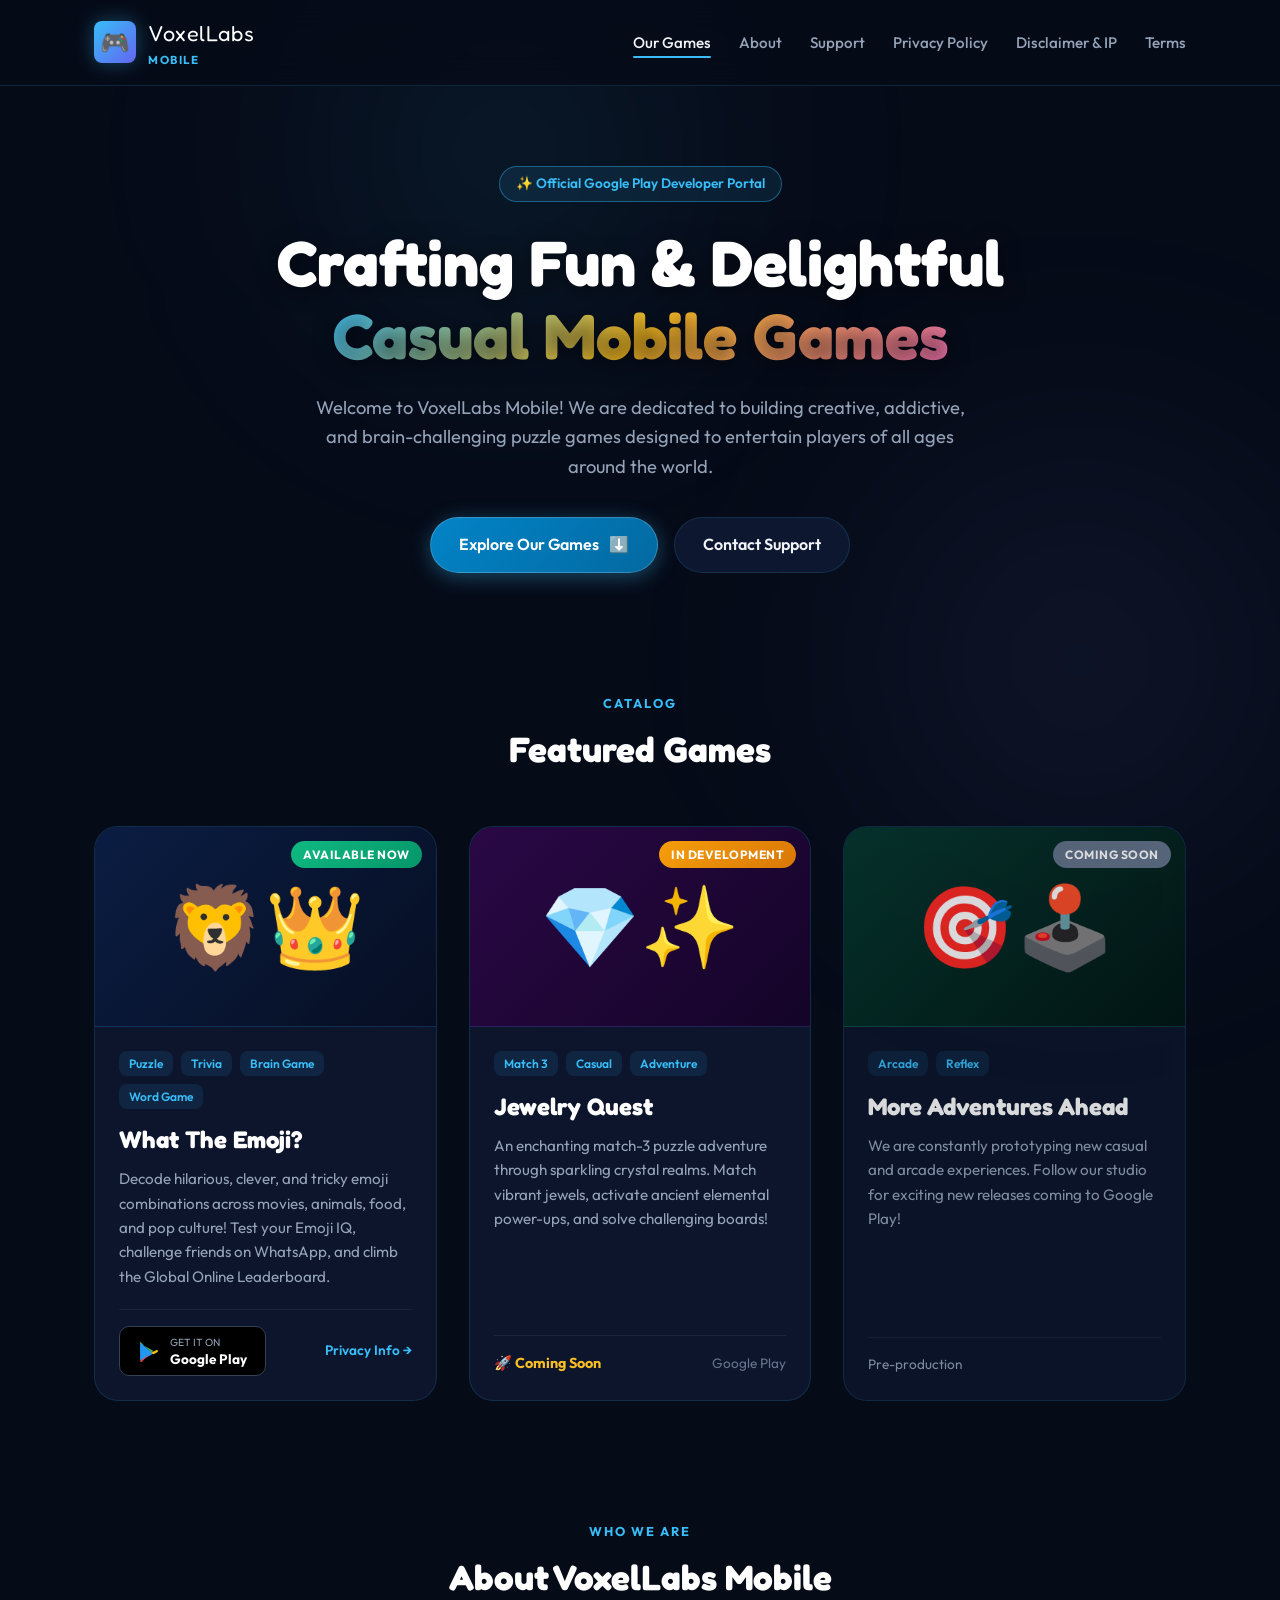
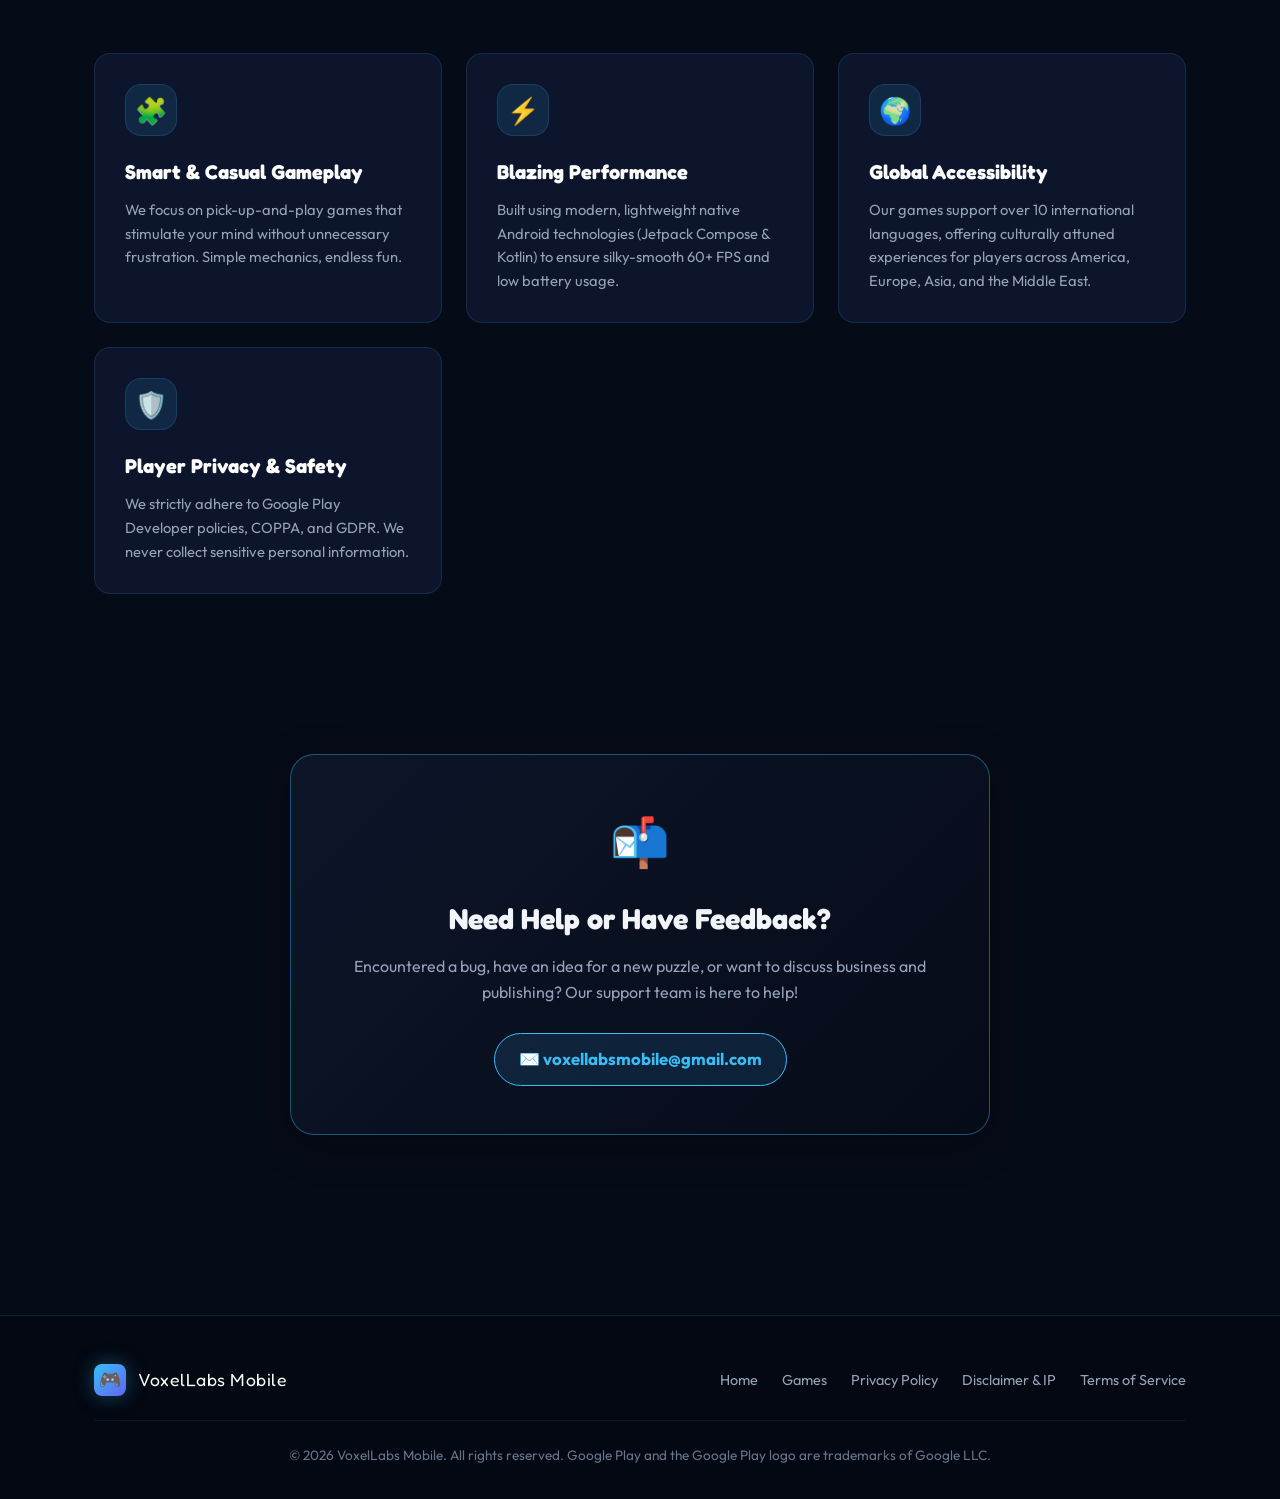
<file: index.html>
<!DOCTYPE html>
<html lang="en">
<head>
  <meta charset="UTF-8">
  <meta name="viewport" content="width=device-width, initial-scale=1.0">
  <title>VoxelLabs Mobile | Mobile Game Studio</title>
  <meta name="description" content="VoxelLabs Mobile is an indie game studio crafting fun, casual, and brain-teasing puzzle games for players worldwide on Android Google Play.">
  <link rel="stylesheet" href="style.css">
  <link rel="icon" href="data:image/svg+xml,<svg xmlns=%22http://www.w3.org/2000/svg%22 viewBox=%220 0 100 100%22><text y=%22.9em%22 font-size=%2290%22>🎮</text></svg>">
</head>
<body>

  <!-- Header & Navigation -->
  <header>
    <div class="container nav-container">
      <a href="index.html" class="logo">
        <div class="logo-badge">🎮</div>
        <div class="logo-text">
          <span class="logo-title">VoxelLabs</span>
          <span class="logo-sub">Mobile</span>
        </div>
      </a>
      <nav>
        <ul>
          <li><a href="#games" class="active">Our Games</a></li>
          <li><a href="#about">About</a></li>
          <li><a href="#support">Support</a></li>
          <li><a href="privacy-policy.html">Privacy Policy</a></li>
          <li><a href="disclaimer.html">Disclaimer & IP</a></li>
          <li><a href="terms.html">Terms</a></li>
        </ul>
      </nav>
    </div>
  </header>

  <!-- Hero Section -->
  <section class="hero">
    <div class="container">
      <div class="hero-pill">✨ Official Google Play Developer Portal</div>
      <h1>Crafting Fun & Delightful <br><span class="gradient">Casual Mobile Games</span></h1>
      <p>
        Welcome to VoxelLabs Mobile! We are dedicated to building creative, addictive, and brain-challenging puzzle games designed to entertain players of all ages around the world.
      </p>
      <div class="hero-cta">
        <a href="#games" class="btn btn-primary">
          <span>Explore Our Games</span>
          <span>⬇️</span>
        </a>
        <a href="#support" class="btn btn-secondary">
          <span>Contact Support</span>
        </a>
      </div>
    </div>
  </section>

  <!-- Featured Games Catalog -->
  <section id="games" class="section">
    <div class="container">
      <div class="section-header">
        <div class="section-subtitle">Catalog</div>
        <h2 class="section-title">Featured Games</h2>
      </div>

      <div class="games-grid">

        <!-- Game 1: What The Emoji? -->
        <div class="game-card">
          <div class="game-thumb">
            <span>🦁👑</span>
            <div class="game-badge">Available Now</div>
          </div>
          <div class="game-content">
            <div class="game-tags">
              <span class="tag">Puzzle</span>
              <span class="tag">Trivia</span>
              <span class="tag">Brain Game</span>
              <span class="tag">Word Game</span>
            </div>
            <h3 class="game-title">What The Emoji?</h3>
            <p class="game-desc">
              Decode hilarious, clever, and tricky emoji combinations across movies, animals, food, and pop culture! Test your Emoji IQ, challenge friends on WhatsApp, and climb the Global Online Leaderboard.
            </p>
            <div class="game-actions">
              <a href="https://play.google.com/store/apps/details?id=com.vox.hero.entertainment" target="_blank" rel="noopener" class="google-play-btn">
                <svg viewBox="0 0 512 512">
                  <path fill="#4CAF50" d="M361.5 256.3L64 87.2C54.4 81.7 48 70.9 48 58.7c0-7.8 2.6-15 7.1-20.8l250.7 250.7 55.7-32.3z"/>
                  <path fill="#2196F3" d="M48 58.7v394.6c0 12.2 6.4 23 16 28.5l297.5-169.1-55.7-32.3L48 58.7z"/>
                  <path fill="#FFC107" d="M464 256c0 11.2-6.2 21.3-16 26.6l-86.5 49.3-55.7-32.3 55.7-32.3L448 229.4c9.8 5.3 16 15.4 16 26.6z"/>
                  <path fill="#F44336" d="M361.5 256.3L305.8 288.6 55.1 539.3c4.5-5.8 7.1-13 7.1-20.8 0-12.2-6.4-23-16-28.5l315.3-233.7z"/>
                </svg>
                <div>
                  <span class="play-text-sub">GET IT ON</span>
                  <span class="play-text-main">Google Play</span>
                </div>
              </a>
              <a href="privacy-policy.html" style="color: var(--primary); font-size: 0.85rem; text-decoration: none; font-weight: 600;">
                Privacy Info &rarr;
              </a>
            </div>
          </div>
        </div>

        <!-- Game 2: Jewelry Match Quest (Coming Soon) -->
        <div class="game-card">
          <div class="game-thumb" style="background: linear-gradient(135deg, #2A0845, #140428);">
            <span>💎✨</span>
            <div class="game-badge coming-soon">In Development</div>
          </div>
          <div class="game-content">
            <div class="game-tags">
              <span class="tag">Match 3</span>
              <span class="tag">Casual</span>
              <span class="tag">Adventure</span>
            </div>
            <h3 class="game-title">Jewelry Quest</h3>
            <p class="game-desc">
              An enchanting match-3 puzzle adventure through sparkling crystal realms. Match vibrant jewels, activate ancient elemental power-ups, and solve challenging boards!
            </p>
            <div class="game-actions">
              <span style="color: var(--accent); font-weight: 700; font-size: 0.9rem;">
                🚀 Coming Soon
              </span>
              <span style="color: var(--text-dim); font-size: 0.85rem;">Google Play</span>
            </div>
          </div>
        </div>

        <!-- Game 3: Future Title (Pipeline) -->
        <div class="game-card" style="opacity: 0.85;">
          <div class="game-thumb" style="background: linear-gradient(135deg, #06392F, #021713);">
            <span>🎯🕹️</span>
            <div class="game-badge coming-soon" style="background: #64748B;">Coming Soon</div>
          </div>
          <div class="game-content">
            <div class="game-tags">
              <span class="tag">Arcade</span>
              <span class="tag">Reflex</span>
            </div>
            <h3 class="game-title">More Adventures Ahead</h3>
            <p class="game-desc">
              We are constantly prototyping new casual and arcade experiences. Follow our studio for exciting new releases coming to Google Play!
            </p>
            <div class="game-actions">
              <span style="color: var(--text-muted); font-size: 0.85rem;">Pre-production</span>
            </div>
          </div>
        </div>

      </div>
    </div>
  </section>

  <!-- About Us Section -->
  <section id="about" class="section">
    <div class="container">
      <div class="section-header">
        <div class="section-subtitle">Who We Are</div>
        <h2 class="section-title">About VoxelLabs Mobile</h2>
      </div>

      <div class="features-grid">
        <div class="feature-item">
          <div class="feature-icon">🧩</div>
          <h3 class="feature-title">Smart & Casual Gameplay</h3>
          <p class="feature-desc">
            We focus on pick-up-and-play games that stimulate your mind without unnecessary frustration. Simple mechanics, endless fun.
          </p>
        </div>

        <div class="feature-item">
          <div class="feature-icon">⚡</div>
          <h3 class="feature-title">Blazing Performance</h3>
          <p class="feature-desc">
            Built using modern, lightweight native Android technologies (Jetpack Compose & Kotlin) to ensure silky-smooth 60+ FPS and low battery usage.
          </p>
        </div>

        <div class="feature-item">
          <div class="feature-icon">🌍</div>
          <h3 class="feature-title">Global Accessibility</h3>
          <p class="feature-desc">
            Our games support over 10 international languages, offering culturally attuned experiences for players across America, Europe, Asia, and the Middle East.
          </p>
        </div>

        <div class="feature-item">
          <div class="feature-icon">🛡️</div>
          <h3 class="feature-title">Player Privacy & Safety</h3>
          <p class="feature-desc">
            We strictly adhere to Google Play Developer policies, COPPA, and GDPR. We never collect sensitive personal information.
          </p>
        </div>
      </div>
    </div>
  </section>

  <!-- Support & Contact Section -->
  <section id="support" class="section">
    <div class="container">
      <div class="contact-box">
        <div style="font-size: 48px; margin-bottom: 16px;">📬</div>
        <h3>Need Help or Have Feedback?</h3>
        <p>
          Encountered a bug, have an idea for a new puzzle, or want to discuss business and publishing? Our support team is here to help!
        </p>
        <a href="mailto:voxellabsmobile@gmail.com" class="email-pill">
          <span>✉️ voxellabsmobile@gmail.com</span>
        </a>
      </div>
    </div>
  </section>

  <!-- Footer -->
  <footer>
    <div class="container">
      <div class="footer-content">
        <div class="logo">
          <div class="logo-badge" style="width: 32px; height: 32px; font-size: 18px;">🎮</div>
          <span class="logo-title" style="font-size: 1.1rem;">VoxelLabs Mobile</span>
        </div>
        <ul class="footer-links">
          <li><a href="index.html">Home</a></li>
          <li><a href="#games">Games</a></li>
          <li><a href="privacy-policy.html">Privacy Policy</a></li>
          <li><a href="disclaimer.html">Disclaimer & IP</a></li>
          <li><a href="terms.html">Terms of Service</a></li>
        </ul>
      </div>
      <div class="footer-copyright">
        &copy; 2026 VoxelLabs Mobile. All rights reserved. Google Play and the Google Play logo are trademarks of Google LLC.
      </div>
    </div>
  </footer>

</body>
</html>
</file>
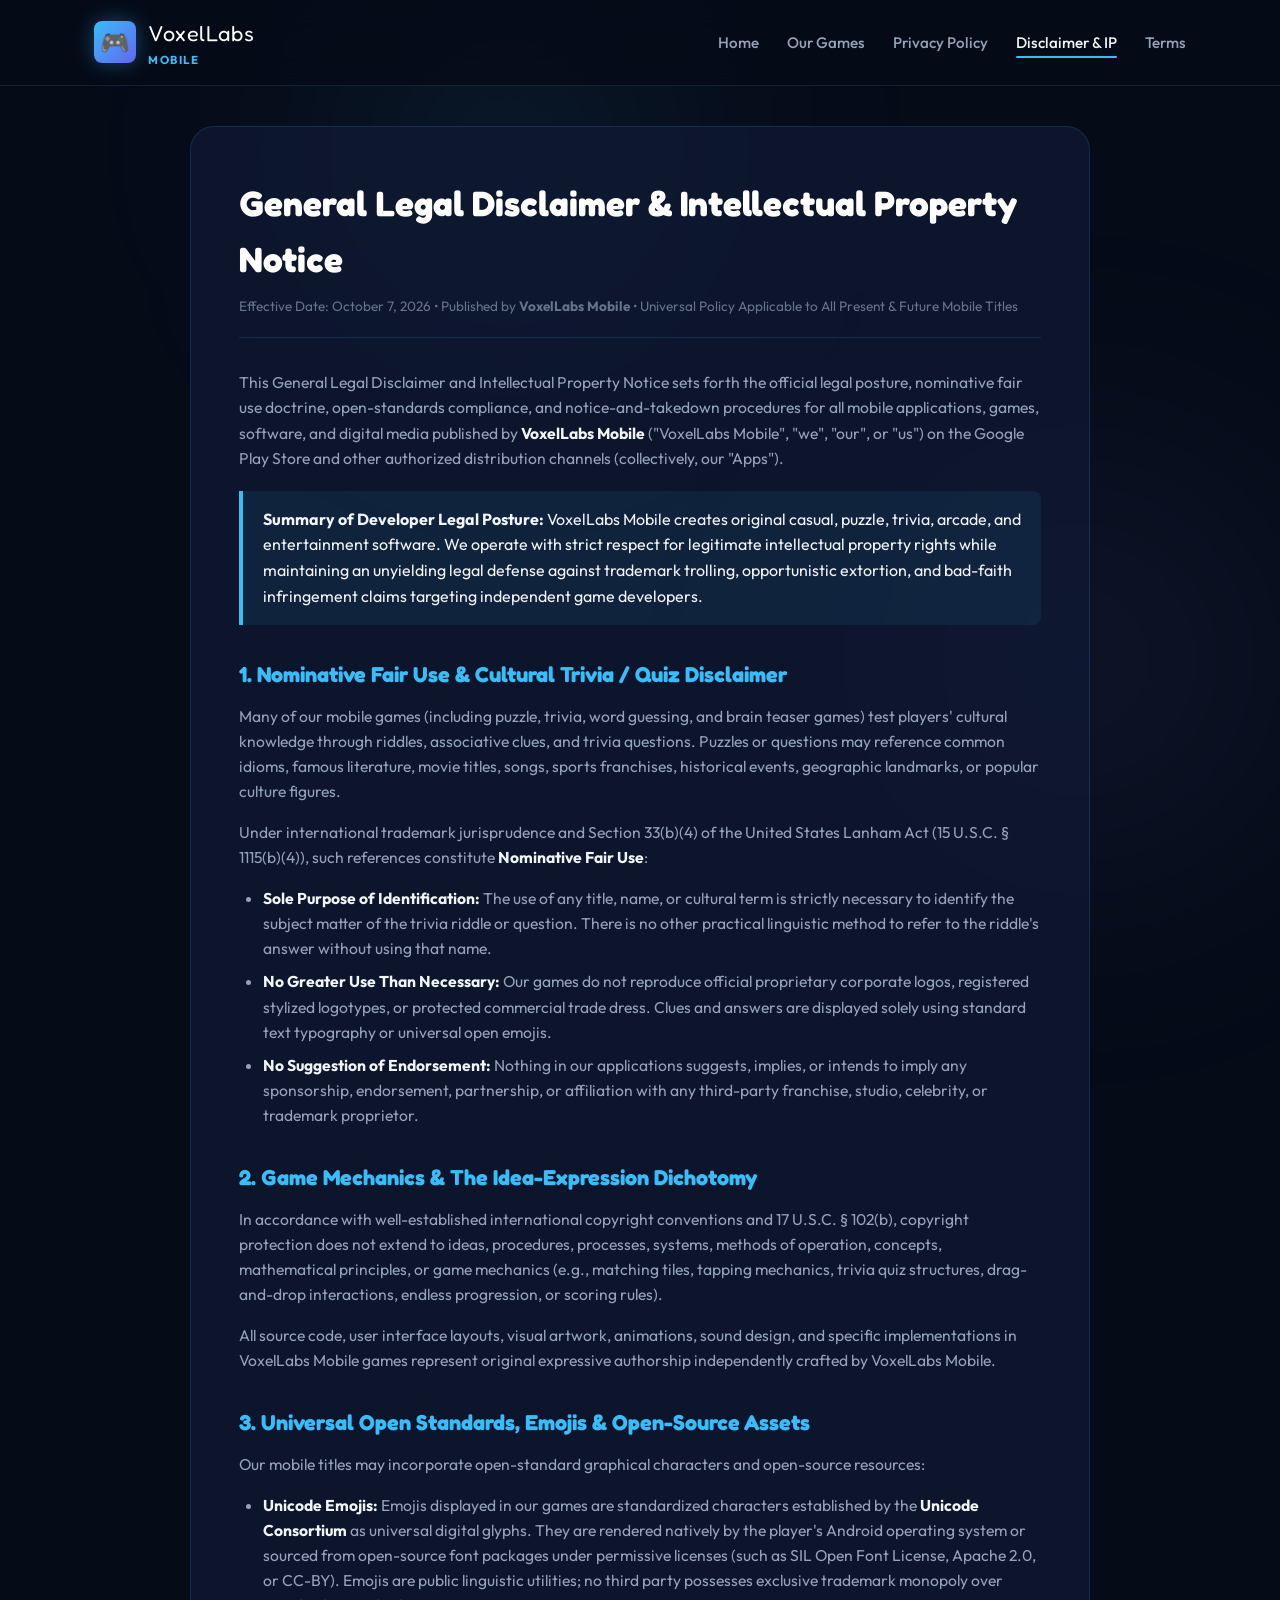
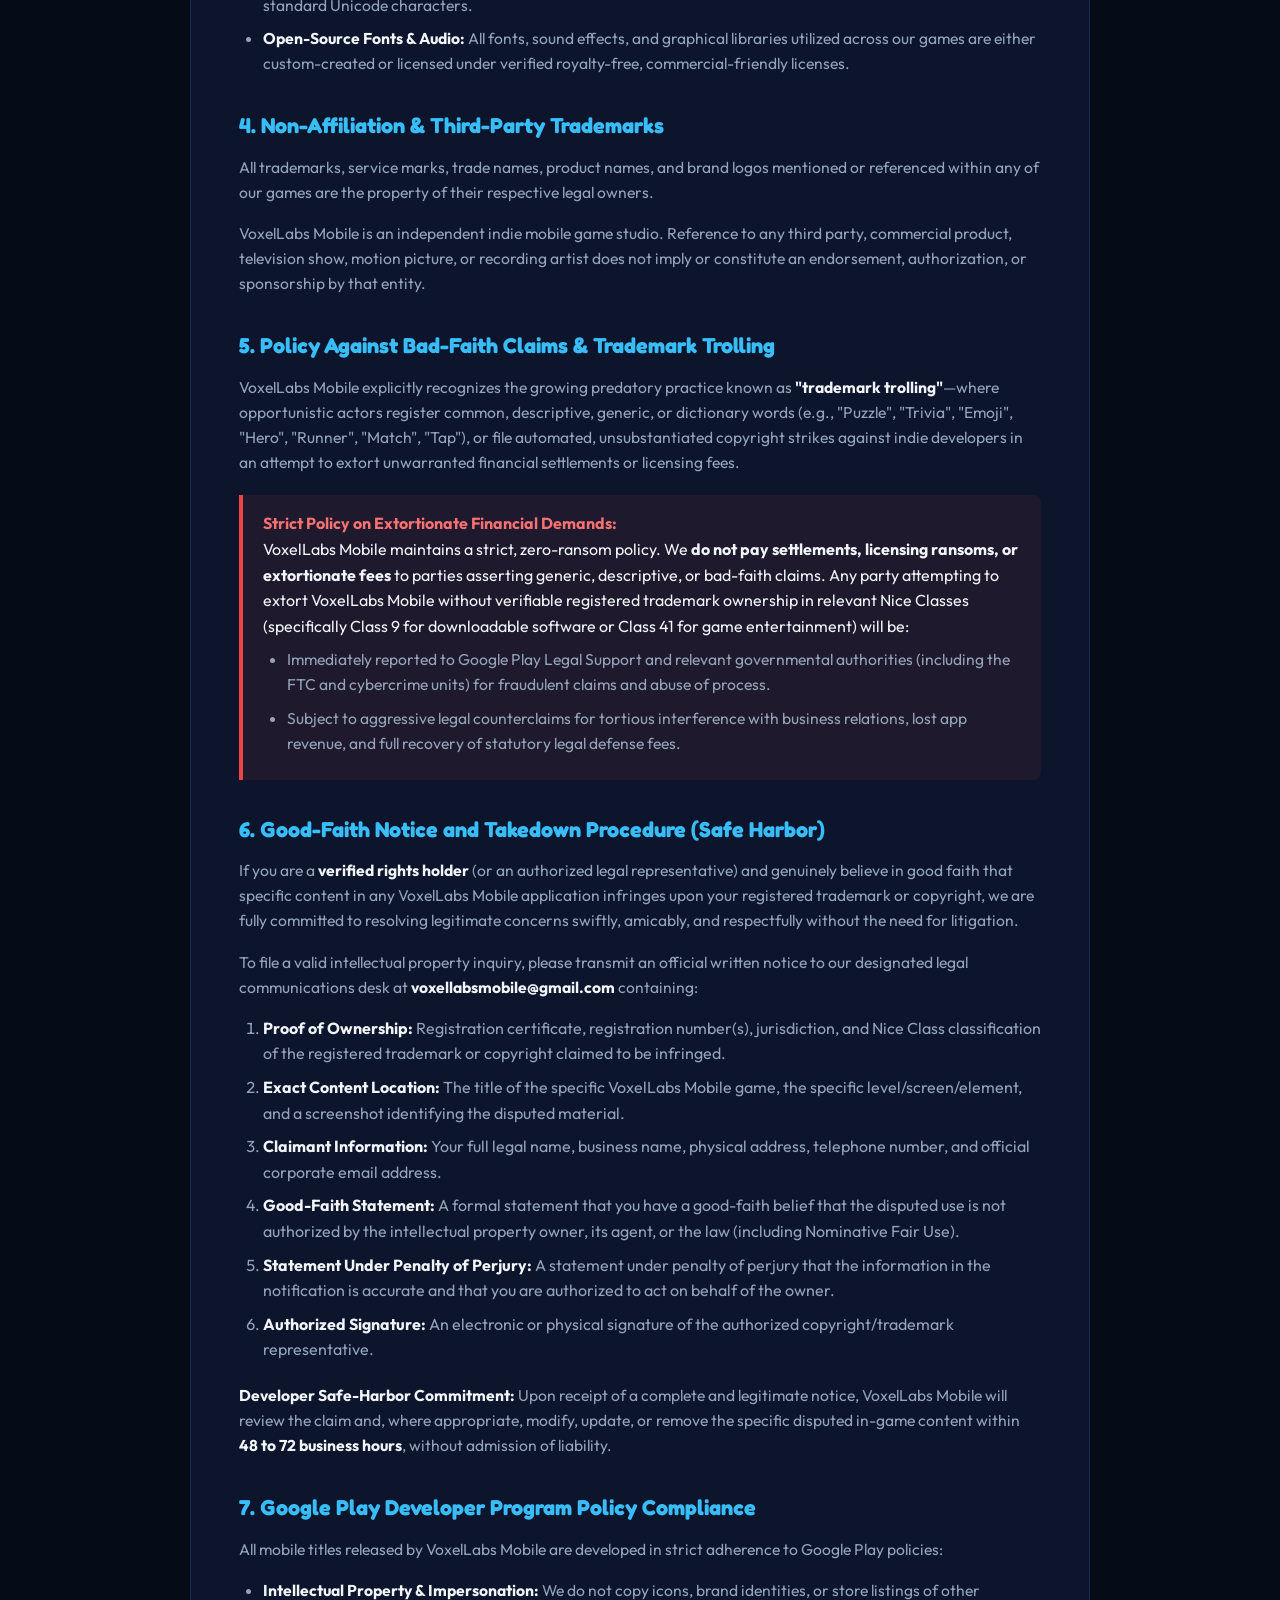
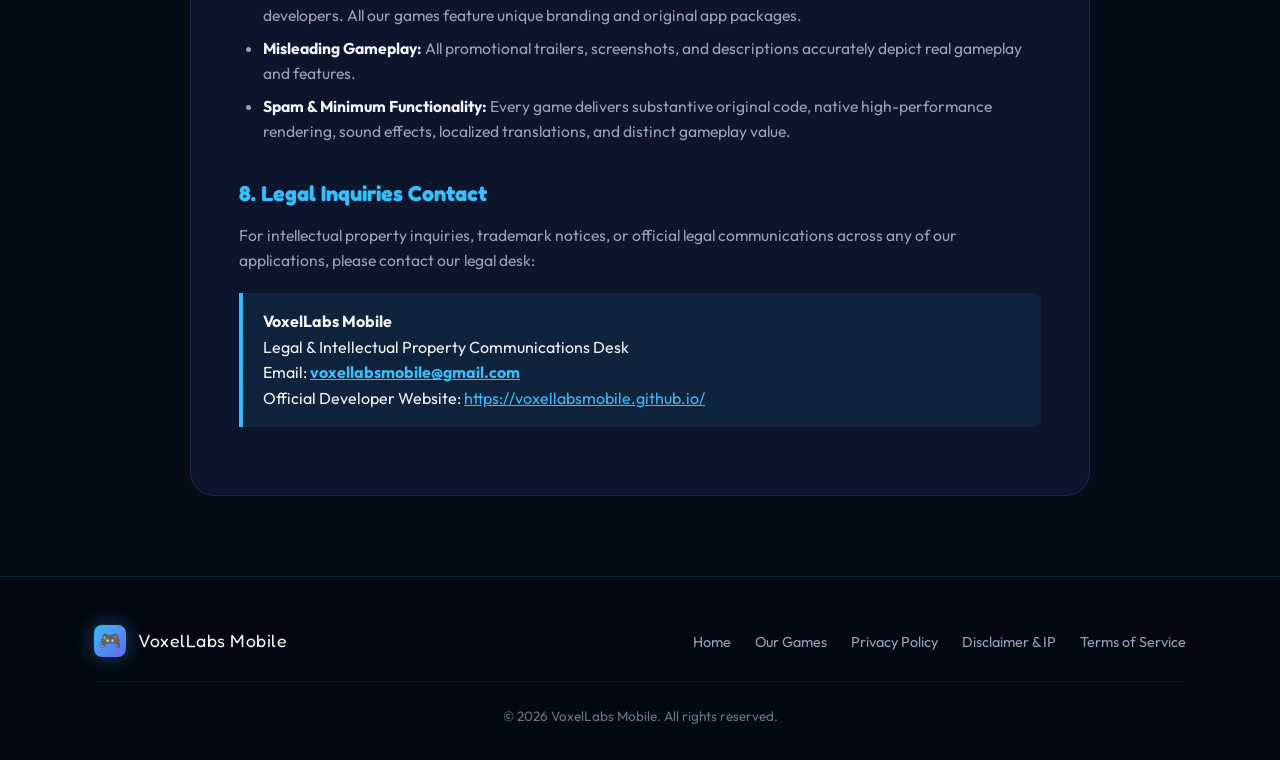
<file: disclaimer.html>
<!DOCTYPE html>
<html lang="en">
<head>
  <meta charset="UTF-8">
  <meta name="viewport" content="width=device-width, initial-scale=1.0">
  <title>Legal Disclaimer & IP Notice | VoxelLabs Mobile</title>
  <meta name="description" content="General Legal Disclaimer, Intellectual Property Notice, Nominative Fair Use, and Anti-Trademark Trolling Policy for all mobile games and applications by VoxelLabs Mobile.">
  <link rel="stylesheet" href="style.css">
  <link rel="icon" href="data:image/svg+xml,<svg xmlns=%22http://www.w3.org/2000/svg%22 viewBox=%220 0 100 100%22><text y=%22.9em%22 font-size=%2290%22>⚖️</text></svg>">
</head>
<body>

  <!-- Header -->
  <header>
    <div class="container nav-container">
      <a href="index.html" class="logo">
        <div class="logo-badge">🎮</div>
        <div class="logo-text">
          <span class="logo-title">VoxelLabs</span>
          <span class="logo-sub">Mobile</span>
        </div>
      </a>
      <nav>
        <ul>
          <li><a href="index.html">Home</a></li>
          <li><a href="index.html#games">Our Games</a></li>
          <li><a href="privacy-policy.html">Privacy Policy</a></li>
          <li><a href="disclaimer.html" class="active">Disclaimer & IP</a></li>
          <li><a href="terms.html">Terms</a></li>
        </ul>
      </nav>
    </div>
  </header>

  <!-- Main Content Container -->
  <main class="container">
    <div class="policy-card">
      <h1>General Legal Disclaimer & Intellectual Property Notice</h1>
      <div class="policy-meta">
        Effective Date: October 7, 2026 &bull; Published by <strong>VoxelLabs Mobile</strong> &bull; Universal Policy Applicable to All Present & Future Mobile Titles
      </div>

      <div class="policy-content">
        <p>
          This General Legal Disclaimer and Intellectual Property Notice sets forth the official legal posture, nominative fair use doctrine, open-standards compliance, and notice-and-takedown procedures for all mobile applications, games, software, and digital media published by <strong>VoxelLabs Mobile</strong> ("VoxelLabs Mobile", "we", "our", or "us") on the Google Play Store and other authorized distribution channels (collectively, our "Apps").
        </p>

        <div class="highlight-box">
          <strong>Summary of Developer Legal Posture:</strong> VoxelLabs Mobile creates original casual, puzzle, trivia, arcade, and entertainment software. We operate with strict respect for legitimate intellectual property rights while maintaining an unyielding legal defense against trademark trolling, opportunistic extortion, and bad-faith infringement claims targeting independent game developers.
        </div>

        <h2>1. Nominative Fair Use & Cultural Trivia / Quiz Disclaimer</h2>
        <p>
          Many of our mobile games (including puzzle, trivia, word guessing, and brain teaser games) test players' cultural knowledge through riddles, associative clues, and trivia questions. Puzzles or questions may reference common idioms, famous literature, movie titles, songs, sports franchises, historical events, geographic landmarks, or popular culture figures.
        </p>
        <p>
          Under international trademark jurisprudence and Section 33(b)(4) of the United States Lanham Act (15 U.S.C. § 1115(b)(4)), such references constitute <strong>Nominative Fair Use</strong>:
        </p>
        <ul>
          <li><strong>Sole Purpose of Identification:</strong> The use of any title, name, or cultural term is strictly necessary to identify the subject matter of the trivia riddle or question. There is no other practical linguistic method to refer to the riddle's answer without using that name.</li>
          <li><strong>No Greater Use Than Necessary:</strong> Our games do not reproduce official proprietary corporate logos, registered stylized logotypes, or protected commercial trade dress. Clues and answers are displayed solely using standard text typography or universal open emojis.</li>
          <li><strong>No Suggestion of Endorsement:</strong> Nothing in our applications suggests, implies, or intends to imply any sponsorship, endorsement, partnership, or affiliation with any third-party franchise, studio, celebrity, or trademark proprietor.</li>
        </ul>

        <h2>2. Game Mechanics & The Idea-Expression Dichotomy</h2>
        <p>
          In accordance with well-established international copyright conventions and 17 U.S.C. § 102(b), copyright protection does not extend to ideas, procedures, processes, systems, methods of operation, concepts, mathematical principles, or game mechanics (e.g., matching tiles, tapping mechanics, trivia quiz structures, drag-and-drop interactions, endless progression, or scoring rules).
        </p>
        <p>
          All source code, user interface layouts, visual artwork, animations, sound design, and specific implementations in VoxelLabs Mobile games represent original expressive authorship independently crafted by VoxelLabs Mobile.
        </p>

        <h2>3. Universal Open Standards, Emojis & Open-Source Assets</h2>
        <p>
          Our mobile titles may incorporate open-standard graphical characters and open-source resources:
        </p>
        <ul>
          <li><strong>Unicode Emojis:</strong> Emojis displayed in our games are standardized characters established by the <strong>Unicode Consortium</strong> as universal digital glyphs. They are rendered natively by the player's Android operating system or sourced from open-source font packages under permissive licenses (such as SIL Open Font License, Apache 2.0, or CC-BY). Emojis are public linguistic utilities; no third party possesses exclusive trademark monopoly over standard Unicode characters.</li>
          <li><strong>Open-Source Fonts & Audio:</strong> All fonts, sound effects, and graphical libraries utilized across our games are either custom-created or licensed under verified royalty-free, commercial-friendly licenses.</li>
        </ul>

        <h2>4. Non-Affiliation & Third-Party Trademarks</h2>
        <p>
          All trademarks, service marks, trade names, product names, and brand logos mentioned or referenced within any of our games are the property of their respective legal owners.
        </p>
        <p>
          VoxelLabs Mobile is an independent indie mobile game studio. Reference to any third party, commercial product, television show, motion picture, or recording artist does not imply or constitute an endorsement, authorization, or sponsorship by that entity.
        </p>

        <h2>5. Policy Against Bad-Faith Claims & Trademark Trolling</h2>
        <p>
          VoxelLabs Mobile explicitly recognizes the growing predatory practice known as <strong>"trademark trolling"</strong>—where opportunistic actors register common, descriptive, generic, or dictionary words (e.g., "Puzzle", "Trivia", "Emoji", "Hero", "Runner", "Match", "Tap"), or file automated, unsubstantiated copyright strikes against indie developers in an attempt to extort unwarranted financial settlements or licensing fees.
        </p>
        <div class="highlight-box" style="border-left-color: #EF4444; background: rgba(239, 68, 68, 0.08);">
          <strong style="color: #F87171;">Strict Policy on Extortionate Financial Demands:</strong><br>
          VoxelLabs Mobile maintains a strict, zero-ransom policy. We <strong>do not pay settlements, licensing ransoms, or extortionate fees</strong> to parties asserting generic, descriptive, or bad-faith claims. Any party attempting to extort VoxelLabs Mobile without verifiable registered trademark ownership in relevant Nice Classes (specifically Class 9 for downloadable software or Class 41 for game entertainment) will be:
          <ul style="margin-top: 8px; margin-bottom: 0;">
            <li>Immediately reported to Google Play Legal Support and relevant governmental authorities (including the FTC and cybercrime units) for fraudulent claims and abuse of process.</li>
            <li>Subject to aggressive legal counterclaims for tortious interference with business relations, lost app revenue, and full recovery of statutory legal defense fees.</li>
          </ul>
        </div>

        <h2>6. Good-Faith Notice and Takedown Procedure (Safe Harbor)</h2>
        <p>
          If you are a <strong>verified rights holder</strong> (or an authorized legal representative) and genuinely believe in good faith that specific content in any VoxelLabs Mobile application infringes upon your registered trademark or copyright, we are fully committed to resolving legitimate concerns swiftly, amicably, and respectfully without the need for litigation.
        </p>
        <p>
          To file a valid intellectual property inquiry, please transmit an official written notice to our designated legal communications desk at <strong>voxellabsmobile@gmail.com</strong> containing:
        </p>
        <ol style="padding-left: 24px; color: var(--text-muted); margin-bottom: 20px;">
          <li style="margin-bottom: 8px;"><strong>Proof of Ownership:</strong> Registration certificate, registration number(s), jurisdiction, and Nice Class classification of the registered trademark or copyright claimed to be infringed.</li>
          <li style="margin-bottom: 8px;"><strong>Exact Content Location:</strong> The title of the specific VoxelLabs Mobile game, the specific level/screen/element, and a screenshot identifying the disputed material.</li>
          <li style="margin-bottom: 8px;"><strong>Claimant Information:</strong> Your full legal name, business name, physical address, telephone number, and official corporate email address.</li>
          <li style="margin-bottom: 8px;"><strong>Good-Faith Statement:</strong> A formal statement that you have a good-faith belief that the disputed use is not authorized by the intellectual property owner, its agent, or the law (including Nominative Fair Use).</li>
          <li style="margin-bottom: 8px;"><strong>Statement Under Penalty of Perjury:</strong> A statement under penalty of perjury that the information in the notification is accurate and that you are authorized to act on behalf of the owner.</li>
          <li style="margin-bottom: 8px;"><strong>Authorized Signature:</strong> An electronic or physical signature of the authorized copyright/trademark representative.</li>
        </ol>
        <p>
          <strong>Developer Safe-Harbor Commitment:</strong> Upon receipt of a complete and legitimate notice, VoxelLabs Mobile will review the claim and, where appropriate, modify, update, or remove the specific disputed in-game content within <strong>48 to 72 business hours</strong>, without admission of liability.
        </p>

        <h2>7. Google Play Developer Program Policy Compliance</h2>
        <p>
          All mobile titles released by VoxelLabs Mobile are developed in strict adherence to Google Play policies:
        </p>
        <ul>
          <li><strong>Intellectual Property & Impersonation:</strong> We do not copy icons, brand identities, or store listings of other developers. All our games feature unique branding and original app packages.</li>
          <li><strong>Misleading Gameplay:</strong> All promotional trailers, screenshots, and descriptions accurately depict real gameplay and features.</li>
          <li><strong>Spam & Minimum Functionality:</strong> Every game delivers substantive original code, native high-performance rendering, sound effects, localized translations, and distinct gameplay value.</li>
        </ul>

        <h2>8. Legal Inquiries Contact</h2>
        <p>
          For intellectual property inquiries, trademark notices, or official legal communications across any of our applications, please contact our legal desk:
        </p>
        <div class="highlight-box">
          <strong>VoxelLabs Mobile</strong><br>
          Legal & Intellectual Property Communications Desk<br>
          Email: <a href="mailto:voxellabsmobile@gmail.com" style="color: var(--primary); font-weight: 700;">voxellabsmobile@gmail.com</a><br>
          Official Developer Website: <a href="https://voxellabsmobile.github.io/" style="color: var(--primary);">https://voxellabsmobile.github.io/</a>
        </div>
      </div>
    </div>
  </main>

  <!-- Footer -->
  <footer>
    <div class="container">
      <div class="footer-content">
        <div class="logo">
          <div class="logo-badge" style="width: 32px; height: 32px; font-size: 18px;">🎮</div>
          <span class="logo-title" style="font-size: 1.1rem;">VoxelLabs Mobile</span>
        </div>
        <ul class="footer-links">
          <li><a href="index.html">Home</a></li>
          <li><a href="index.html#games">Our Games</a></li>
          <li><a href="privacy-policy.html">Privacy Policy</a></li>
          <li><a href="disclaimer.html">Disclaimer & IP</a></li>
          <li><a href="terms.html">Terms of Service</a></li>
        </ul>
      </div>
      <div class="footer-copyright">
        &copy; 2026 VoxelLabs Mobile. All rights reserved.
      </div>
    </div>
  </footer>

</body>
</html>
</file>
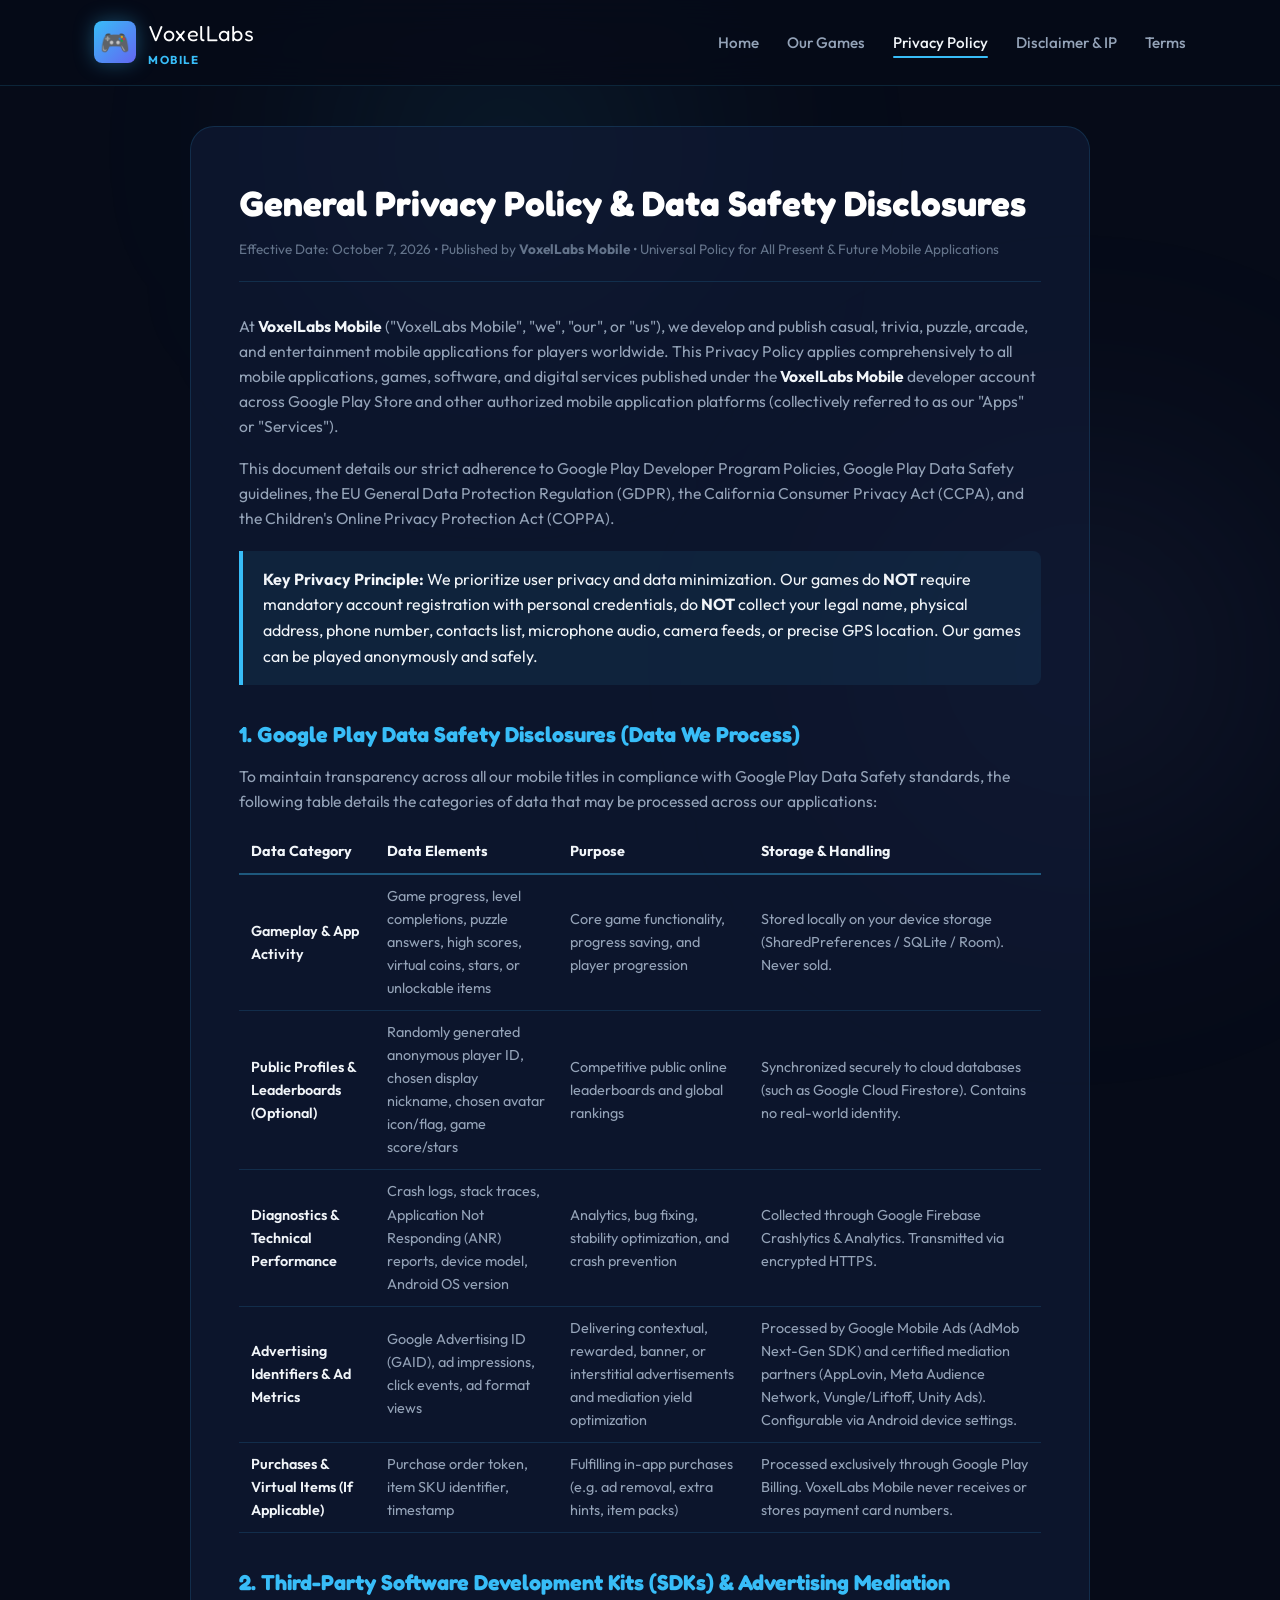
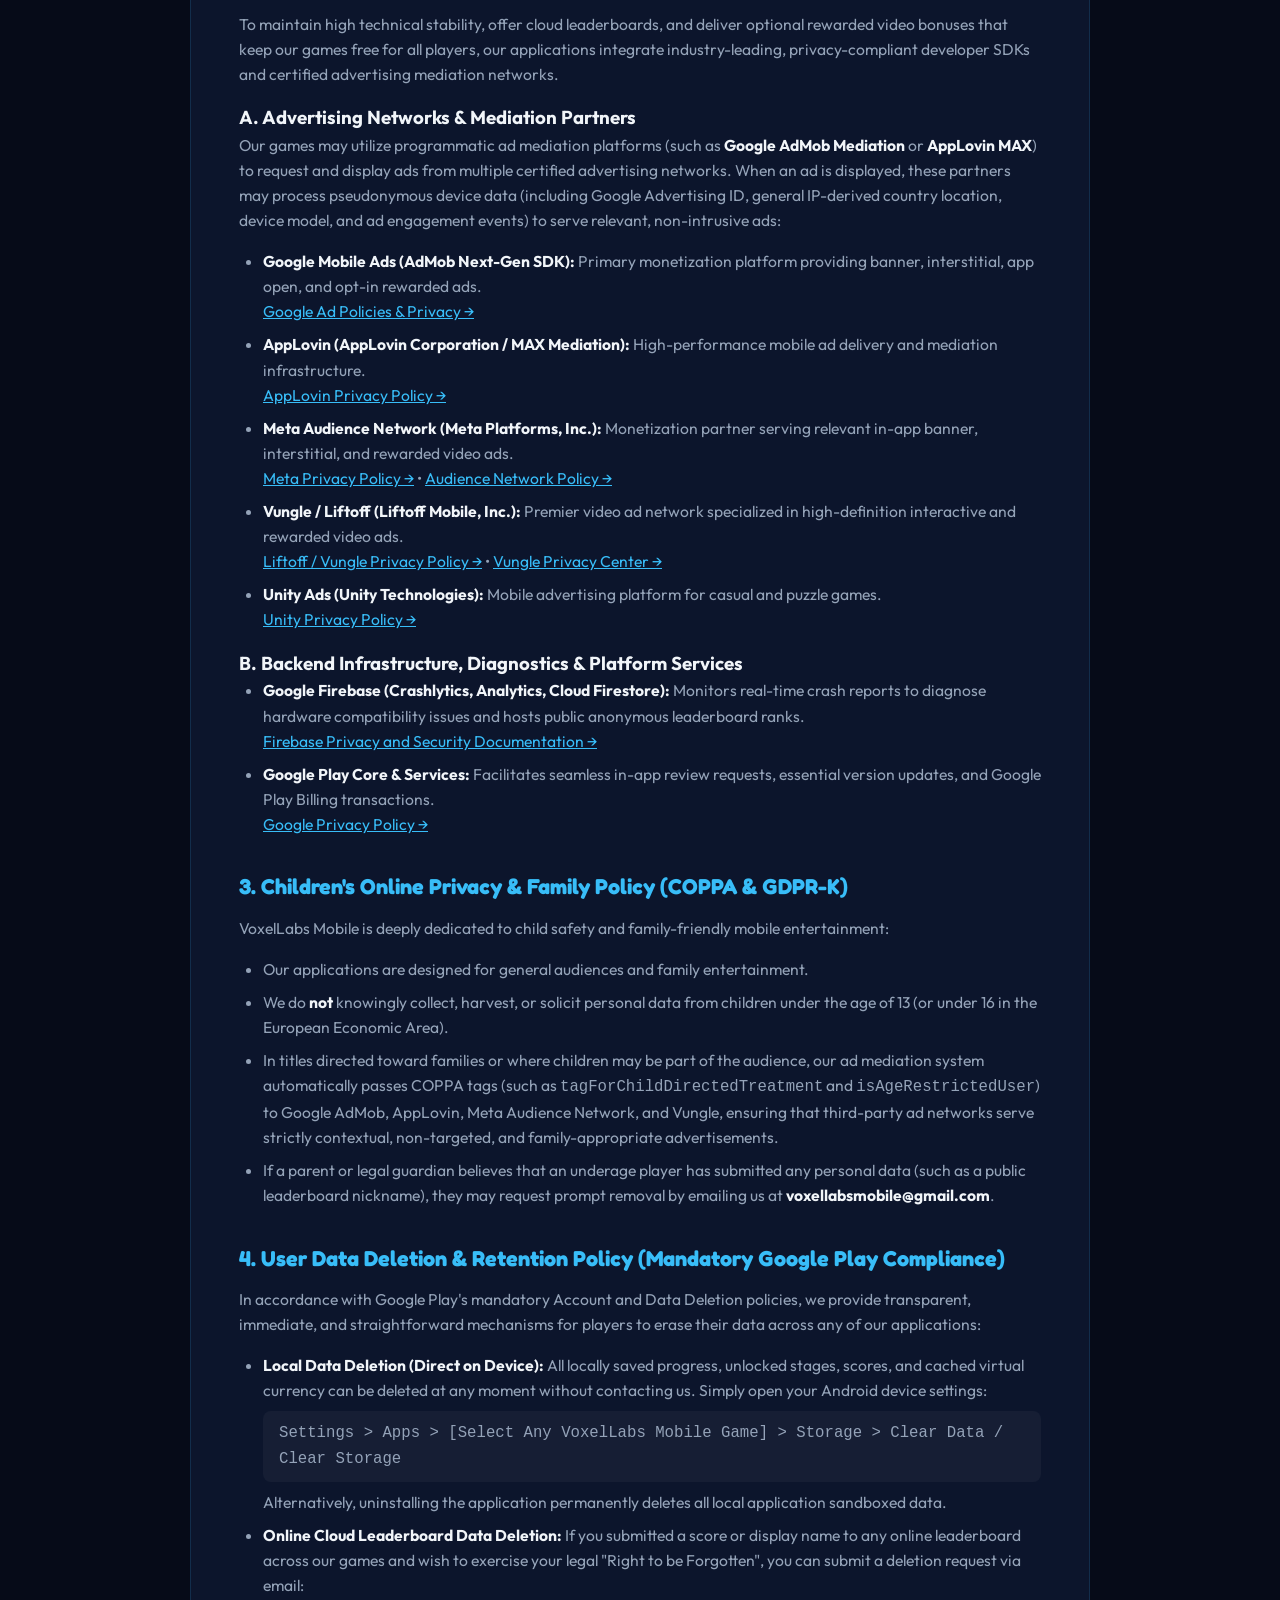
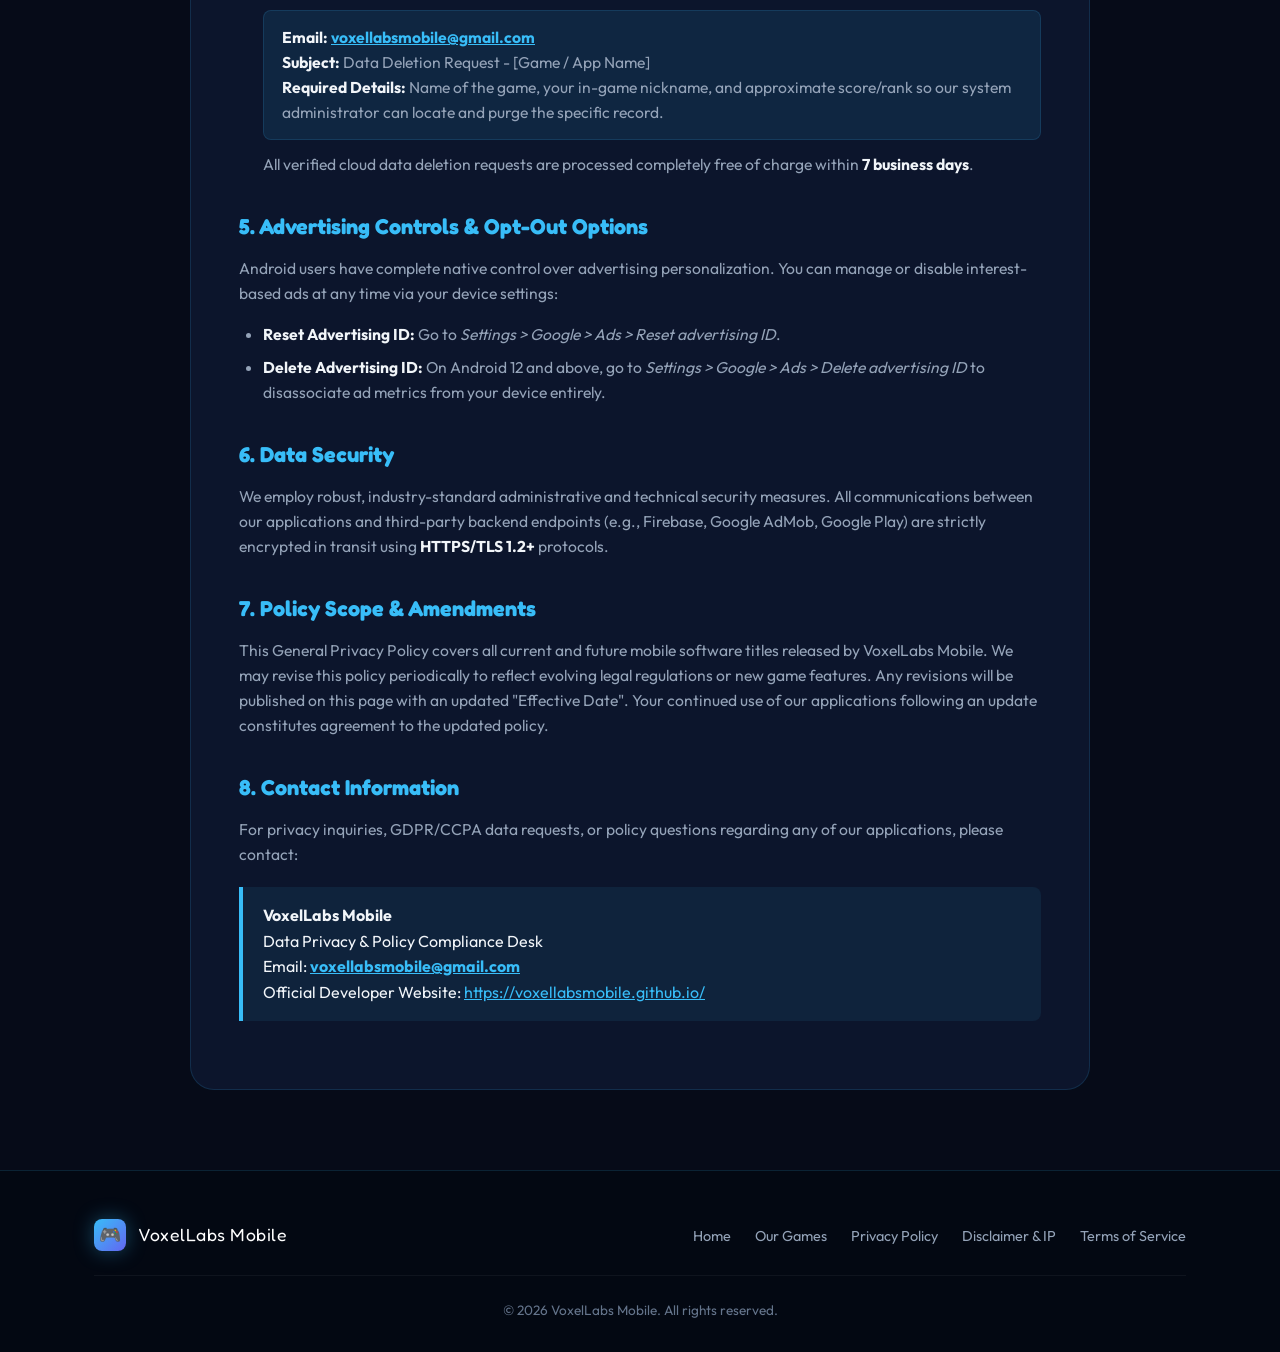
<file: privacy-policy.html>
<!DOCTYPE html>
<html lang="en">
<head>
  <meta charset="UTF-8">
  <meta name="viewport" content="width=device-width, initial-scale=1.0">
  <title>Privacy Policy | VoxelLabs Mobile</title>
  <meta name="description" content="Official General Privacy Policy and Google Play Data Safety Disclosures for all mobile applications and games published by VoxelLabs Mobile.">
  <link rel="stylesheet" href="style.css">
  <link rel="icon" href="data:image/svg+xml,<svg xmlns=%22http://www.w3.org/2000/svg%22 viewBox=%220 0 100 100%22><text y=%22.9em%22 font-size=%2290%22>🛡️</text></svg>">
</head>
<body>

  <!-- Header -->
  <header>
    <div class="container nav-container">
      <a href="index.html" class="logo">
        <div class="logo-badge">🎮</div>
        <div class="logo-text">
          <span class="logo-title">VoxelLabs</span>
          <span class="logo-sub">Mobile</span>
        </div>
      </a>
      <nav>
        <ul>
          <li><a href="index.html">Home</a></li>
          <li><a href="index.html#games">Our Games</a></li>
          <li><a href="privacy-policy.html" class="active">Privacy Policy</a></li>
          <li><a href="disclaimer.html">Disclaimer & IP</a></li>
          <li><a href="terms.html">Terms</a></li>
        </ul>
      </nav>
    </div>
  </header>

  <!-- Policy Container -->
  <main class="container">
    <div class="policy-card">
      <h1>General Privacy Policy & Data Safety Disclosures</h1>
      <div class="policy-meta">
        Effective Date: October 7, 2026 &bull; Published by <strong>VoxelLabs Mobile</strong> &bull; Universal Policy for All Present & Future Mobile Applications
      </div>

      <div class="policy-content">
        <p>
          At <strong>VoxelLabs Mobile</strong> ("VoxelLabs Mobile", "we", "our", or "us"), we develop and publish casual, trivia, puzzle, arcade, and entertainment mobile applications for players worldwide. This Privacy Policy applies comprehensively to all mobile applications, games, software, and digital services published under the <strong>VoxelLabs Mobile</strong> developer account across Google Play Store and other authorized mobile application platforms (collectively referred to as our "Apps" or "Services").
        </p>
        <p>
          This document details our strict adherence to Google Play Developer Program Policies, Google Play Data Safety guidelines, the EU General Data Protection Regulation (GDPR), the California Consumer Privacy Act (CCPA), and the Children's Online Privacy Protection Act (COPPA).
        </p>

        <div class="highlight-box">
          <strong>Key Privacy Principle:</strong> We prioritize user privacy and data minimization. Our games do <strong>NOT</strong> require mandatory account registration with personal credentials, do <strong>NOT</strong> collect your legal name, physical address, phone number, contacts list, microphone audio, camera feeds, or precise GPS location. Our games can be played anonymously and safely.
        </div>

        <h2>1. Google Play Data Safety Disclosures (Data We Process)</h2>
        <p>
          To maintain transparency across all our mobile titles in compliance with Google Play Data Safety standards, the following table details the categories of data that may be processed across our applications:
        </p>

        <div style="overflow-x: auto; margin-bottom: 24px;">
          <table style="width: 100%; border-collapse: collapse; color: var(--text-muted); font-size: 0.9rem;">
            <thead>
              <tr style="border-bottom: 2px solid var(--border-highlight); text-align: left; color: var(--text-main);">
                <th style="padding: 10px 12px;">Data Category</th>
                <th style="padding: 10px 12px;">Data Elements</th>
                <th style="padding: 10px 12px;">Purpose</th>
                <th style="padding: 10px 12px;">Storage & Handling</th>
              </tr>
            </thead>
            <tbody>
              <tr style="border-bottom: 1px solid var(--border);">
                <td style="padding: 10px 12px; font-weight: 600; color: var(--text-main);">Gameplay & App Activity</td>
                <td style="padding: 10px 12px;">Game progress, level completions, puzzle answers, high scores, virtual coins, stars, or unlockable items</td>
                <td style="padding: 10px 12px;">Core game functionality, progress saving, and player progression</td>
                <td style="padding: 10px 12px;">Stored locally on your device storage (SharedPreferences / SQLite / Room). Never sold.</td>
              </tr>
              <tr style="border-bottom: 1px solid var(--border);">
                <td style="padding: 10px 12px; font-weight: 600; color: var(--text-main);">Public Profiles & Leaderboards (Optional)</td>
                <td style="padding: 10px 12px;">Randomly generated anonymous player ID, chosen display nickname, chosen avatar icon/flag, game score/stars</td>
                <td style="padding: 10px 12px;">Competitive public online leaderboards and global rankings</td>
                <td style="padding: 10px 12px;">Synchronized securely to cloud databases (such as Google Cloud Firestore). Contains no real-world identity.</td>
              </tr>
              <tr style="border-bottom: 1px solid var(--border);">
                <td style="padding: 10px 12px; font-weight: 600; color: var(--text-main);">Diagnostics & Technical Performance</td>
                <td style="padding: 10px 12px;">Crash logs, stack traces, Application Not Responding (ANR) reports, device model, Android OS version</td>
                <td style="padding: 10px 12px;">Analytics, bug fixing, stability optimization, and crash prevention</td>
                <td style="padding: 10px 12px;">Collected through Google Firebase Crashlytics & Analytics. Transmitted via encrypted HTTPS.</td>
              </tr>
              <tr style="border-bottom: 1px solid var(--border);">
                <td style="padding: 10px 12px; font-weight: 600; color: var(--text-main);">Advertising Identifiers & Ad Metrics</td>
                <td style="padding: 10px 12px;">Google Advertising ID (GAID), ad impressions, click events, ad format views</td>
                <td style="padding: 10px 12px;">Delivering contextual, rewarded, banner, or interstitial advertisements and mediation yield optimization</td>
                <td style="padding: 10px 12px;">Processed by Google Mobile Ads (AdMob Next-Gen SDK) and certified mediation partners (AppLovin, Meta Audience Network, Vungle/Liftoff, Unity Ads). Configurable via Android device settings.</td>
              </tr>
              <tr style="border-bottom: 1px solid var(--border);">
                <td style="padding: 10px 12px; font-weight: 600; color: var(--text-main);">Purchases & Virtual Items (If Applicable)</td>
                <td style="padding: 10px 12px;">Purchase order token, item SKU identifier, timestamp</td>
                <td style="padding: 10px 12px;">Fulfilling in-app purchases (e.g. ad removal, extra hints, item packs)</td>
                <td style="padding: 10px 12px;">Processed exclusively through Google Play Billing. VoxelLabs Mobile never receives or stores payment card numbers.</td>
              </tr>
            </tbody>
          </table>
        </div>

        <h2>2. Third-Party Software Development Kits (SDKs) & Advertising Mediation</h2>
        <p>
          To maintain high technical stability, offer cloud leaderboards, and deliver optional rewarded video bonuses that keep our games free for all players, our applications integrate industry-leading, privacy-compliant developer SDKs and certified advertising mediation networks.
        </p>

        <h3>A. Advertising Networks & Mediation Partners</h3>
        <p>
          Our games may utilize programmatic ad mediation platforms (such as <strong>Google AdMob Mediation</strong> or <strong>AppLovin MAX</strong>) to request and display ads from multiple certified advertising networks. When an ad is displayed, these partners may process pseudonymous device data (including Google Advertising ID, general IP-derived country location, device model, and ad engagement events) to serve relevant, non-intrusive ads:
        </p>
        <ul>
          <li>
            <strong>Google Mobile Ads (AdMob Next-Gen SDK):</strong> Primary monetization platform providing banner, interstitial, app open, and opt-in rewarded ads.<br>
            <a href="https://policies.google.com/technologies/ads" target="_blank" rel="noopener" style="color: var(--primary);">Google Ad Policies & Privacy &rarr;</a>
          </li>
          <li>
            <strong>AppLovin (AppLovin Corporation / MAX Mediation):</strong> High-performance mobile ad delivery and mediation infrastructure.<br>
            <a href="https://www.applovin.com/privacy/" target="_blank" rel="noopener" style="color: var(--primary);">AppLovin Privacy Policy &rarr;</a>
          </li>
          <li>
            <strong>Meta Audience Network (Meta Platforms, Inc.):</strong> Monetization partner serving relevant in-app banner, interstitial, and rewarded video ads.<br>
            <a href="https://www.facebook.com/about/privacy/" target="_blank" rel="noopener" style="color: var(--primary);">Meta Privacy Policy &rarr;</a> &bull; 
            <a href="https://developers.facebook.com/docs/audience-network/policy/" target="_blank" rel="noopener" style="color: var(--primary);">Audience Network Policy &rarr;</a>
          </li>
          <li>
            <strong>Vungle / Liftoff (Liftoff Mobile, Inc.):</strong> Premier video ad network specialized in high-definition interactive and rewarded video ads.<br>
            <a href="https://liftoff.io/privacy-policy/" target="_blank" rel="noopener" style="color: var(--primary);">Liftoff / Vungle Privacy Policy &rarr;</a> &bull; 
            <a href="https://vungle.com/privacy/" target="_blank" rel="noopener" style="color: var(--primary);">Vungle Privacy Center &rarr;</a>
          </li>
          <li>
            <strong>Unity Ads (Unity Technologies):</strong> Mobile advertising platform for casual and puzzle games.<br>
            <a href="https://unity.com/legal/game-player-and-app-user-privacy-policy" target="_blank" rel="noopener" style="color: var(--primary);">Unity Privacy Policy &rarr;</a>
          </li>
        </ul>

        <h3>B. Backend Infrastructure, Diagnostics & Platform Services</h3>
        <ul>
          <li>
            <strong>Google Firebase (Crashlytics, Analytics, Cloud Firestore):</strong> Monitors real-time crash reports to diagnose hardware compatibility issues and hosts public anonymous leaderboard ranks.<br>
            <a href="https://firebase.google.com/support/privacy" target="_blank" rel="noopener" style="color: var(--primary);">Firebase Privacy and Security Documentation &rarr;</a>
          </li>
          <li>
            <strong>Google Play Core & Services:</strong> Facilitates seamless in-app review requests, essential version updates, and Google Play Billing transactions.<br>
            <a href="https://policies.google.com/privacy" target="_blank" rel="noopener" style="color: var(--primary);">Google Privacy Policy &rarr;</a>
          </li>
        </ul>

        <h2>3. Children's Online Privacy & Family Policy (COPPA & GDPR-K)</h2>
        <p>
          VoxelLabs Mobile is deeply dedicated to child safety and family-friendly mobile entertainment:
        </p>
        <ul>
          <li>Our applications are designed for general audiences and family entertainment.</li>
          <li>We do <strong>not</strong> knowingly collect, harvest, or solicit personal data from children under the age of 13 (or under 16 in the European Economic Area).</li>
          <li>In titles directed toward families or where children may be part of the audience, our ad mediation system automatically passes COPPA tags (such as <code>tagForChildDirectedTreatment</code> and <code>isAgeRestrictedUser</code>) to Google AdMob, AppLovin, Meta Audience Network, and Vungle, ensuring that third-party ad networks serve strictly contextual, non-targeted, and family-appropriate advertisements.</li>
          <li>If a parent or legal guardian believes that an underage player has submitted any personal data (such as a public leaderboard nickname), they may request prompt removal by emailing us at <strong>voxellabsmobile@gmail.com</strong>.</li>
        </ul>

        <h2>4. User Data Deletion & Retention Policy (Mandatory Google Play Compliance)</h2>
        <p>
          In accordance with Google Play's mandatory Account and Data Deletion policies, we provide transparent, immediate, and straightforward mechanisms for players to erase their data across any of our applications:
        </p>
        <ul>
          <li>
            <strong>Local Data Deletion (Direct on Device):</strong> All locally saved progress, unlocked stages, scores, and cached virtual currency can be deleted at any moment without contacting us. Simply open your Android device settings:
            <div style="margin: 8px 0; padding: 10px 16px; background: rgba(255, 255, 255, 0.04); border-radius: var(--radius-sm); font-family: monospace; color: var(--secondary);">
              Settings &gt; Apps &gt; [Select Any VoxelLabs Mobile Game] &gt; Storage &gt; Clear Data / Clear Storage
            </div>
            Alternatively, uninstalling the application permanently deletes all local application sandboxed data.
          </li>
          <li>
            <strong>Online Cloud Leaderboard Data Deletion:</strong> If you submitted a score or display name to any online leaderboard across our games and wish to exercise your legal "Right to be Forgotten", you can submit a deletion request via email:
            <div style="margin: 12px 0; padding: 14px 18px; background: rgba(56, 189, 248, 0.1); border-radius: var(--radius-sm); border: 1px solid var(--border);">
              <strong>Email:</strong> <a href="mailto:voxellabsmobile@gmail.com?subject=Data%20Deletion%20Request%20-%20VoxelLabs%20Mobile%20Games" style="color: var(--primary); font-weight: 700;">voxellabsmobile@gmail.com</a><br>
              <strong>Subject:</strong> Data Deletion Request - [Game / App Name]<br>
              <strong>Required Details:</strong> Name of the game, your in-game nickname, and approximate score/rank so our system administrator can locate and purge the specific record.
            </div>
            All verified cloud data deletion requests are processed completely free of charge within <strong>7 business days</strong>.
          </li>
        </ul>

        <h2>5. Advertising Controls & Opt-Out Options</h2>
        <p>
          Android users have complete native control over advertising personalization. You can manage or disable interest-based ads at any time via your device settings:
        </p>
        <ul>
          <li><strong>Reset Advertising ID:</strong> Go to <em>Settings &gt; Google &gt; Ads &gt; Reset advertising ID</em>.</li>
          <li><strong>Delete Advertising ID:</strong> On Android 12 and above, go to <em>Settings &gt; Google &gt; Ads &gt; Delete advertising ID</em> to disassociate ad metrics from your device entirely.</li>
        </ul>

        <h2>6. Data Security</h2>
        <p>
          We employ robust, industry-standard administrative and technical security measures. All communications between our applications and third-party backend endpoints (e.g., Firebase, Google AdMob, Google Play) are strictly encrypted in transit using <strong>HTTPS/TLS 1.2+</strong> protocols.
        </p>

        <h2>7. Policy Scope & Amendments</h2>
        <p>
          This General Privacy Policy covers all current and future mobile software titles released by VoxelLabs Mobile. We may revise this policy periodically to reflect evolving legal regulations or new game features. Any revisions will be published on this page with an updated "Effective Date". Your continued use of our applications following an update constitutes agreement to the updated policy.
        </p>

        <h2>8. Contact Information</h2>
        <p>
          For privacy inquiries, GDPR/CCPA data requests, or policy questions regarding any of our applications, please contact:
        </p>
        <div class="highlight-box">
          <strong>VoxelLabs Mobile</strong><br>
          Data Privacy & Policy Compliance Desk<br>
          Email: <a href="mailto:voxellabsmobile@gmail.com" style="color: var(--primary); font-weight: 700;">voxellabsmobile@gmail.com</a><br>
          Official Developer Website: <a href="https://voxellabsmobile.github.io/" style="color: var(--primary);">https://voxellabsmobile.github.io/</a>
        </div>
      </div>
    </div>
  </main>

  <!-- Footer -->
  <footer>
    <div class="container">
      <div class="footer-content">
        <div class="logo">
          <div class="logo-badge" style="width: 32px; height: 32px; font-size: 18px;">🎮</div>
          <span class="logo-title" style="font-size: 1.1rem;">VoxelLabs Mobile</span>
        </div>
        <ul class="footer-links">
          <li><a href="index.html">Home</a></li>
          <li><a href="index.html#games">Our Games</a></li>
          <li><a href="privacy-policy.html">Privacy Policy</a></li>
          <li><a href="disclaimer.html">Disclaimer & IP</a></li>
          <li><a href="terms.html">Terms of Service</a></li>
        </ul>
      </div>
      <div class="footer-copyright">
        &copy; 2026 VoxelLabs Mobile. All rights reserved.
      </div>
    </div>
  </footer>

</body>
</html>
</file>
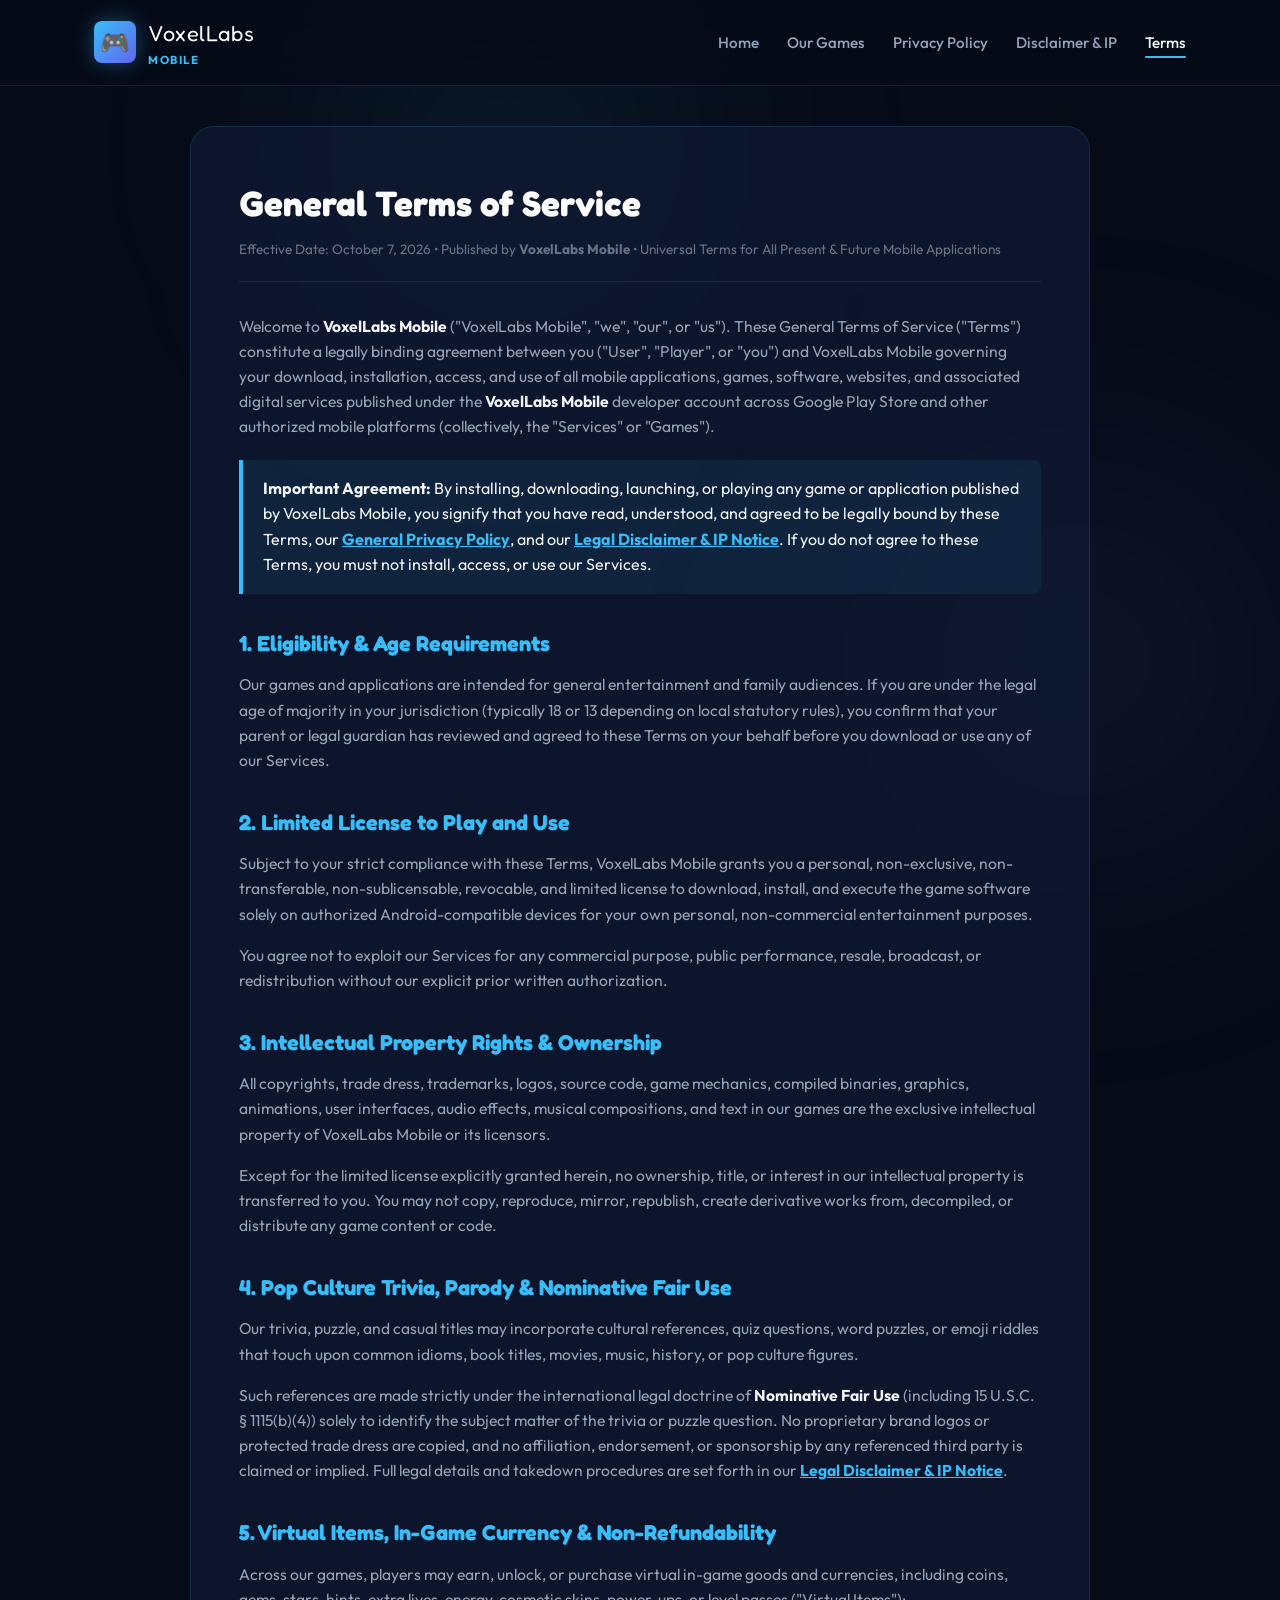
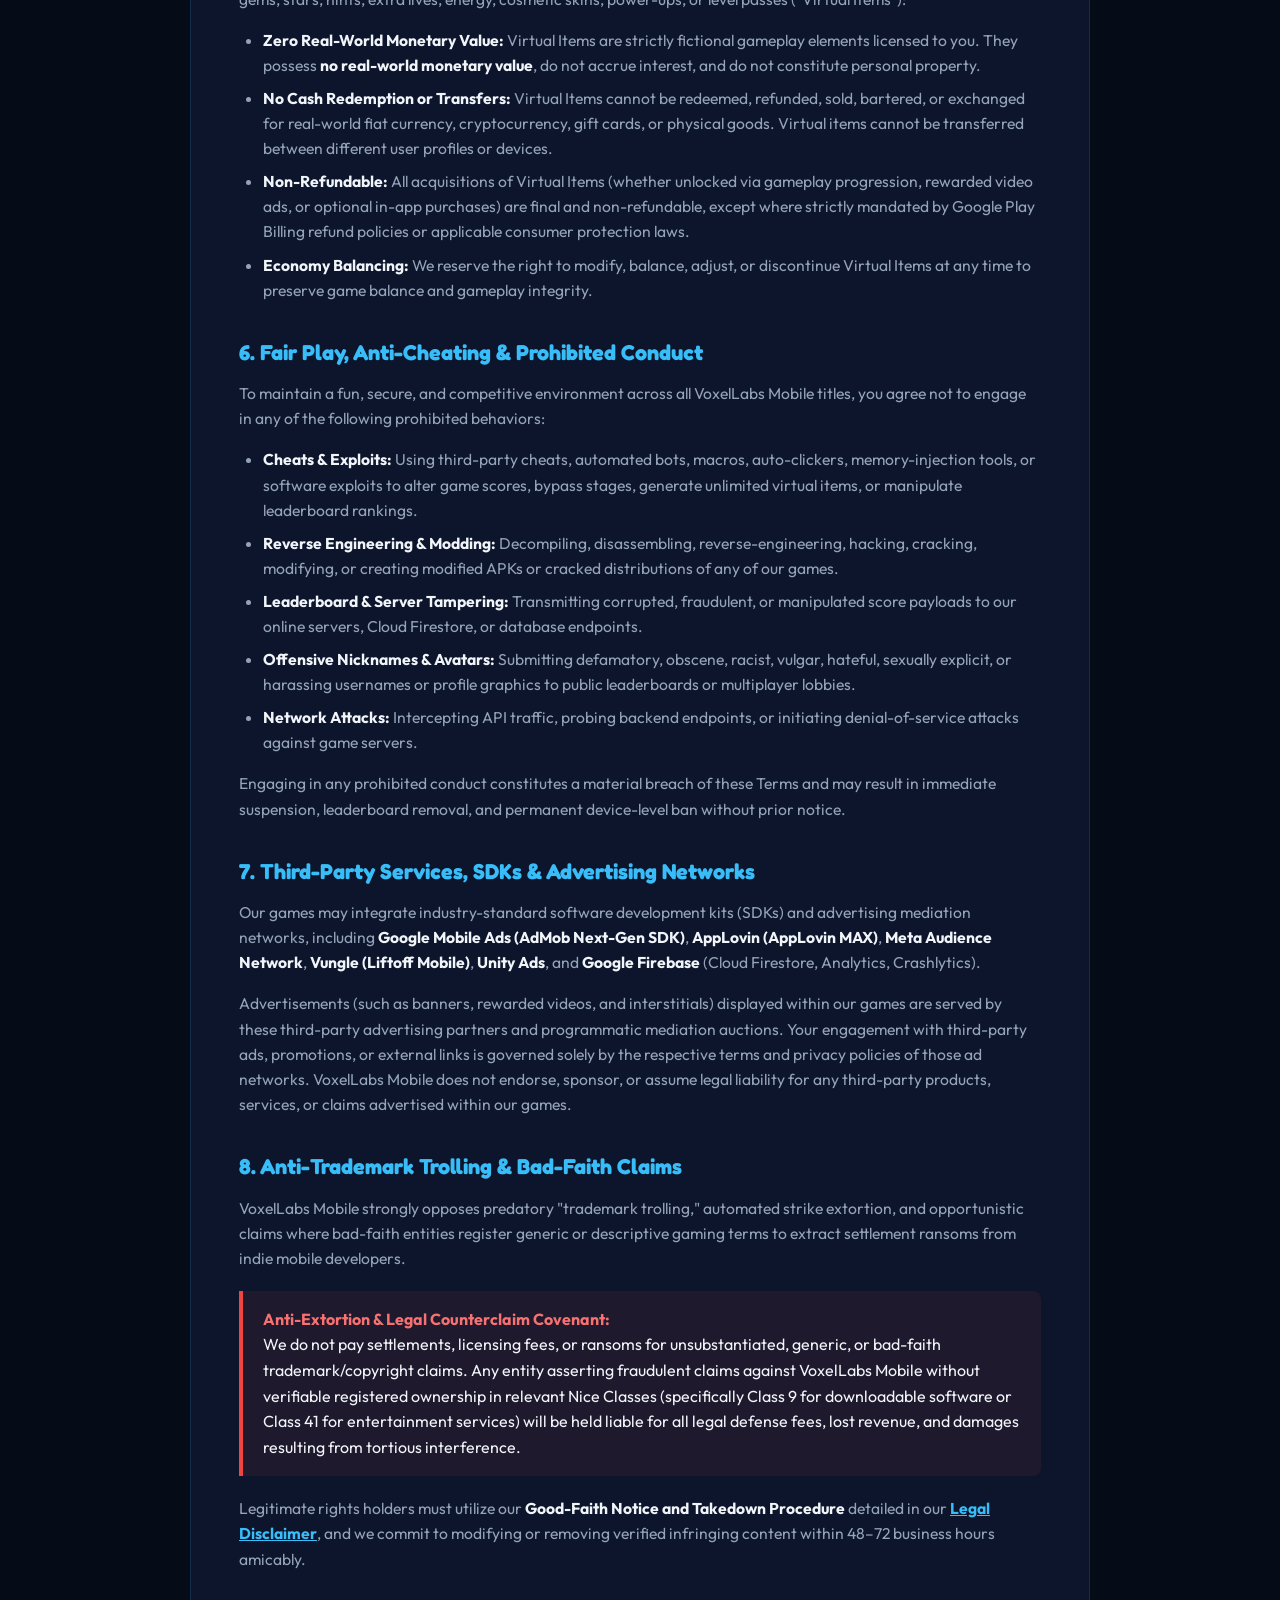
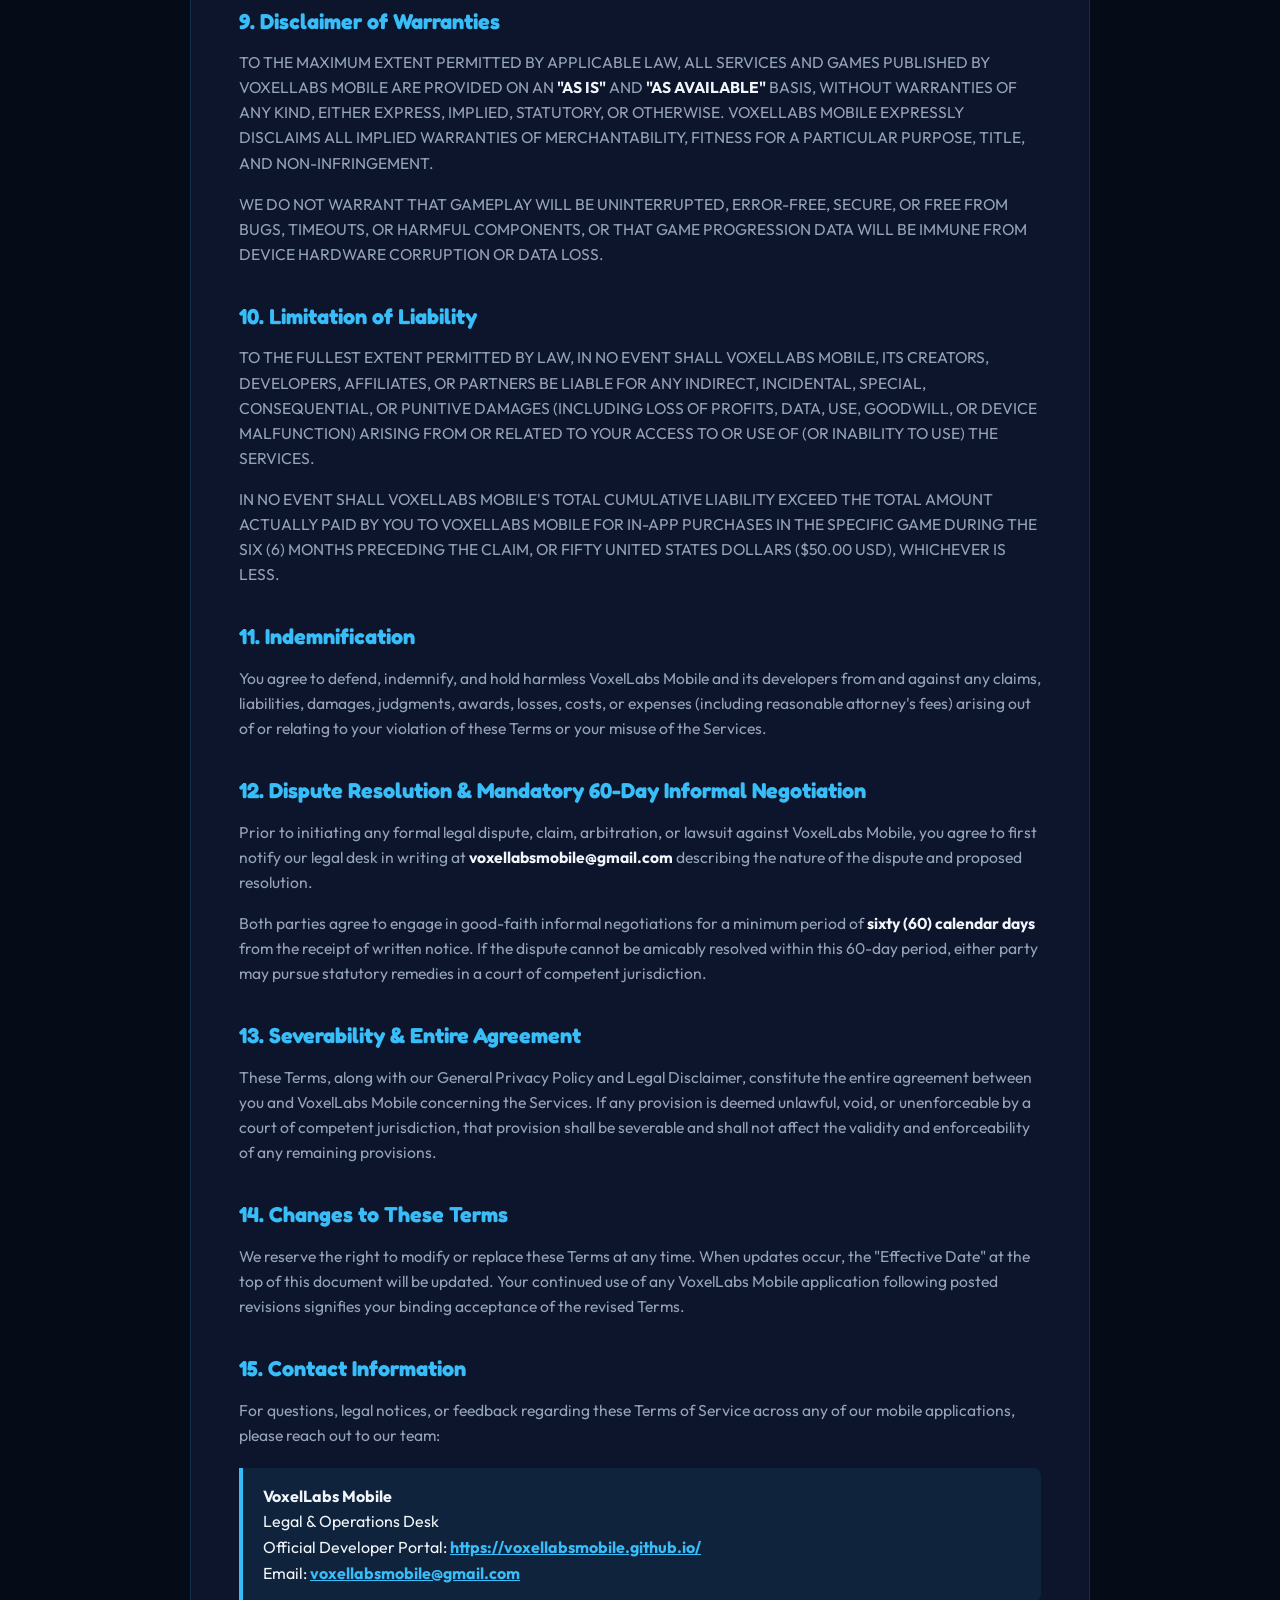
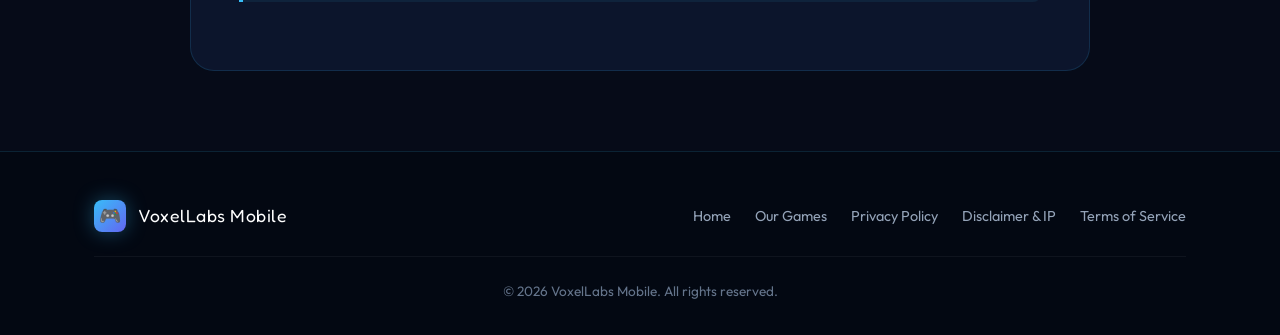
<file: terms.html>
<!DOCTYPE html>
<html lang="en">
<head>
  <meta charset="UTF-8">
  <meta name="viewport" content="width=device-width, initial-scale=1.0">
  <title>Terms of Service | VoxelLabs Mobile</title>
  <meta name="description" content="General Terms of Service for all mobile applications, games, and digital services published by VoxelLabs Mobile on Google Play Store.">
  <link rel="stylesheet" href="style.css">
  <link rel="icon" href="data:image/svg+xml,<svg xmlns=%22http://www.w3.org/2000/svg%22 viewBox=%220 0 100 100%22><text y=%22.9em%22 font-size=%2290%22>📜</text></svg>">
</head>
<body>

  <!-- Header -->
  <header>
    <div class="container nav-container">
      <a href="index.html" class="logo">
        <div class="logo-badge">🎮</div>
        <div class="logo-text">
          <span class="logo-title">VoxelLabs</span>
          <span class="logo-sub">Mobile</span>
        </div>
      </a>
      <nav>
        <ul>
          <li><a href="index.html">Home</a></li>
          <li><a href="index.html#games">Our Games</a></li>
          <li><a href="privacy-policy.html">Privacy Policy</a></li>
          <li><a href="disclaimer.html">Disclaimer & IP</a></li>
          <li><a href="terms.html" class="active">Terms</a></li>
        </ul>
      </nav>
    </div>
  </header>

  <!-- Terms Container -->
  <main class="container">
    <div class="policy-card">
      <h1>General Terms of Service</h1>
      <div class="policy-meta">
        Effective Date: October 7, 2026 &bull; Published by <strong>VoxelLabs Mobile</strong> &bull; Universal Terms for All Present & Future Mobile Applications
      </div>

      <div class="policy-content">
        <p>
          Welcome to <strong>VoxelLabs Mobile</strong> ("VoxelLabs Mobile", "we", "our", or "us"). These General Terms of Service ("Terms") constitute a legally binding agreement between you ("User", "Player", or "you") and VoxelLabs Mobile governing your download, installation, access, and use of all mobile applications, games, software, websites, and associated digital services published under the <strong>VoxelLabs Mobile</strong> developer account across Google Play Store and other authorized mobile platforms (collectively, the "Services" or "Games").
        </p>

        <div class="highlight-box">
          <strong>Important Agreement:</strong> By installing, downloading, launching, or playing any game or application published by VoxelLabs Mobile, you signify that you have read, understood, and agreed to be legally bound by these Terms, our <a href="privacy-policy.html" style="color: var(--primary); font-weight: 700;">General Privacy Policy</a>, and our <a href="disclaimer.html" style="color: var(--primary); font-weight: 700;">Legal Disclaimer & IP Notice</a>. If you do not agree to these Terms, you must not install, access, or use our Services.
        </div>

        <h2>1. Eligibility & Age Requirements</h2>
        <p>
          Our games and applications are intended for general entertainment and family audiences. If you are under the legal age of majority in your jurisdiction (typically 18 or 13 depending on local statutory rules), you confirm that your parent or legal guardian has reviewed and agreed to these Terms on your behalf before you download or use any of our Services.
        </p>

        <h2>2. Limited License to Play and Use</h2>
        <p>
          Subject to your strict compliance with these Terms, VoxelLabs Mobile grants you a personal, non-exclusive, non-transferable, non-sublicensable, revocable, and limited license to download, install, and execute the game software solely on authorized Android-compatible devices for your own personal, non-commercial entertainment purposes.
        </p>
        <p>
          You agree not to exploit our Services for any commercial purpose, public performance, resale, broadcast, or redistribution without our explicit prior written authorization.
        </p>

        <h2>3. Intellectual Property Rights & Ownership</h2>
        <p>
          All copyrights, trade dress, trademarks, logos, source code, game mechanics, compiled binaries, graphics, animations, user interfaces, audio effects, musical compositions, and text in our games are the exclusive intellectual property of VoxelLabs Mobile or its licensors.
        </p>
        <p>
          Except for the limited license explicitly granted herein, no ownership, title, or interest in our intellectual property is transferred to you. You may not copy, reproduce, mirror, republish, create derivative works from, decompiled, or distribute any game content or code.
        </p>

        <h2>4. Pop Culture Trivia, Parody & Nominative Fair Use</h2>
        <p>
          Our trivia, puzzle, and casual titles may incorporate cultural references, quiz questions, word puzzles, or emoji riddles that touch upon common idioms, book titles, movies, music, history, or pop culture figures.
        </p>
        <p>
          Such references are made strictly under the international legal doctrine of <strong>Nominative Fair Use</strong> (including 15 U.S.C. § 1115(b)(4)) solely to identify the subject matter of the trivia or puzzle question. No proprietary brand logos or protected trade dress are copied, and no affiliation, endorsement, or sponsorship by any referenced third party is claimed or implied. Full legal details and takedown procedures are set forth in our <a href="disclaimer.html" style="color: var(--primary); font-weight: 700;">Legal Disclaimer & IP Notice</a>.
        </p>

        <h2>5. Virtual Items, In-Game Currency & Non-Refundability</h2>
        <p>
          Across our games, players may earn, unlock, or purchase virtual in-game goods and currencies, including coins, gems, stars, hints, extra lives, energy, cosmetic skins, power-ups, or level passes ("Virtual Items"):
        </p>
        <ul>
          <li><strong>Zero Real-World Monetary Value:</strong> Virtual Items are strictly fictional gameplay elements licensed to you. They possess <strong>no real-world monetary value</strong>, do not accrue interest, and do not constitute personal property.</li>
          <li><strong>No Cash Redemption or Transfers:</strong> Virtual Items cannot be redeemed, refunded, sold, bartered, or exchanged for real-world fiat currency, cryptocurrency, gift cards, or physical goods. Virtual items cannot be transferred between different user profiles or devices.</li>
          <li><strong>Non-Refundable:</strong> All acquisitions of Virtual Items (whether unlocked via gameplay progression, rewarded video ads, or optional in-app purchases) are final and non-refundable, except where strictly mandated by Google Play Billing refund policies or applicable consumer protection laws.</li>
          <li><strong>Economy Balancing:</strong> We reserve the right to modify, balance, adjust, or discontinue Virtual Items at any time to preserve game balance and gameplay integrity.</li>
        </ul>

        <h2>6. Fair Play, Anti-Cheating & Prohibited Conduct</h2>
        <p>
          To maintain a fun, secure, and competitive environment across all VoxelLabs Mobile titles, you agree not to engage in any of the following prohibited behaviors:
        </p>
        <ul>
          <li><strong>Cheats & Exploits:</strong> Using third-party cheats, automated bots, macros, auto-clickers, memory-injection tools, or software exploits to alter game scores, bypass stages, generate unlimited virtual items, or manipulate leaderboard rankings.</li>
          <li><strong>Reverse Engineering & Modding:</strong> Decompiling, disassembling, reverse-engineering, hacking, cracking, modifying, or creating modified APKs or cracked distributions of any of our games.</li>
          <li><strong>Leaderboard & Server Tampering:</strong> Transmitting corrupted, fraudulent, or manipulated score payloads to our online servers, Cloud Firestore, or database endpoints.</li>
          <li><strong>Offensive Nicknames & Avatars:</strong> Submitting defamatory, obscene, racist, vulgar, hateful, sexually explicit, or harassing usernames or profile graphics to public leaderboards or multiplayer lobbies.</li>
          <li><strong>Network Attacks:</strong> Intercepting API traffic, probing backend endpoints, or initiating denial-of-service attacks against game servers.</li>
        </ul>
        <p>
          Engaging in any prohibited conduct constitutes a material breach of these Terms and may result in immediate suspension, leaderboard removal, and permanent device-level ban without prior notice.
        </p>

        <h2>7. Third-Party Services, SDKs & Advertising Networks</h2>
        <p>
          Our games may integrate industry-standard software development kits (SDKs) and advertising mediation networks, including <strong>Google Mobile Ads (AdMob Next-Gen SDK)</strong>, <strong>AppLovin (AppLovin MAX)</strong>, <strong>Meta Audience Network</strong>, <strong>Vungle (Liftoff Mobile)</strong>, <strong>Unity Ads</strong>, and <strong>Google Firebase</strong> (Cloud Firestore, Analytics, Crashlytics).
        </p>
        <p>
          Advertisements (such as banners, rewarded videos, and interstitials) displayed within our games are served by these third-party advertising partners and programmatic mediation auctions. Your engagement with third-party ads, promotions, or external links is governed solely by the respective terms and privacy policies of those ad networks. VoxelLabs Mobile does not endorse, sponsor, or assume legal liability for any third-party products, services, or claims advertised within our games.
        </p>

        <h2>8. Anti-Trademark Trolling & Bad-Faith Claims</h2>
        <p>
          VoxelLabs Mobile strongly opposes predatory "trademark trolling," automated strike extortion, and opportunistic claims where bad-faith entities register generic or descriptive gaming terms to extract settlement ransoms from indie mobile developers.
        </p>
        <div class="highlight-box" style="border-left-color: #EF4444; background: rgba(239, 68, 68, 0.08);">
          <strong style="color: #F87171;">Anti-Extortion & Legal Counterclaim Covenant:</strong><br>
          We do not pay settlements, licensing fees, or ransoms for unsubstantiated, generic, or bad-faith trademark/copyright claims. Any entity asserting fraudulent claims against VoxelLabs Mobile without verifiable registered ownership in relevant Nice Classes (specifically Class 9 for downloadable software or Class 41 for entertainment services) will be held liable for all legal defense fees, lost revenue, and damages resulting from tortious interference.
        </div>
        <p>
          Legitimate rights holders must utilize our <strong>Good-Faith Notice and Takedown Procedure</strong> detailed in our <a href="disclaimer.html" style="color: var(--primary); font-weight: 700;">Legal Disclaimer</a>, and we commit to modifying or removing verified infringing content within 48–72 business hours amicably.
        </p>

        <h2>9. Disclaimer of Warranties</h2>
        <p>
          TO THE MAXIMUM EXTENT PERMITTED BY APPLICABLE LAW, ALL SERVICES AND GAMES PUBLISHED BY VOXELLABS MOBILE ARE PROVIDED ON AN <strong>"AS IS"</strong> AND <strong>"AS AVAILABLE"</strong> BASIS, WITHOUT WARRANTIES OF ANY KIND, EITHER EXPRESS, IMPLIED, STATUTORY, OR OTHERWISE. VOXELLABS MOBILE EXPRESSLY DISCLAIMS ALL IMPLIED WARRANTIES OF MERCHANTABILITY, FITNESS FOR A PARTICULAR PURPOSE, TITLE, AND NON-INFRINGEMENT.
        </p>
        <p>
          WE DO NOT WARRANT THAT GAMEPLAY WILL BE UNINTERRUPTED, ERROR-FREE, SECURE, OR FREE FROM BUGS, TIMEOUTS, OR HARMFUL COMPONENTS, OR THAT GAME PROGRESSION DATA WILL BE IMMUNE FROM DEVICE HARDWARE CORRUPTION OR DATA LOSS.
        </p>

        <h2>10. Limitation of Liability</h2>
        <p>
          TO THE FULLEST EXTENT PERMITTED BY LAW, IN NO EVENT SHALL VOXELLABS MOBILE, ITS CREATORS, DEVELOPERS, AFFILIATES, OR PARTNERS BE LIABLE FOR ANY INDIRECT, INCIDENTAL, SPECIAL, CONSEQUENTIAL, OR PUNITIVE DAMAGES (INCLUDING LOSS OF PROFITS, DATA, USE, GOODWILL, OR DEVICE MALFUNCTION) ARISING FROM OR RELATED TO YOUR ACCESS TO OR USE OF (OR INABILITY TO USE) THE SERVICES.
        </p>
        <p>
          IN NO EVENT SHALL VOXELLABS MOBILE'S TOTAL CUMULATIVE LIABILITY EXCEED THE TOTAL AMOUNT ACTUALLY PAID BY YOU TO VOXELLABS MOBILE FOR IN-APP PURCHASES IN THE SPECIFIC GAME DURING THE SIX (6) MONTHS PRECEDING THE CLAIM, OR FIFTY UNITED STATES DOLLARS ($50.00 USD), WHICHEVER IS LESS.
        </p>

        <h2>11. Indemnification</h2>
        <p>
          You agree to defend, indemnify, and hold harmless VoxelLabs Mobile and its developers from and against any claims, liabilities, damages, judgments, awards, losses, costs, or expenses (including reasonable attorney's fees) arising out of or relating to your violation of these Terms or your misuse of the Services.
        </p>

        <h2>12. Dispute Resolution & Mandatory 60-Day Informal Negotiation</h2>
        <p>
          Prior to initiating any formal legal dispute, claim, arbitration, or lawsuit against VoxelLabs Mobile, you agree to first notify our legal desk in writing at <strong>voxellabsmobile@gmail.com</strong> describing the nature of the dispute and proposed resolution.
        </p>
        <p>
          Both parties agree to engage in good-faith informal negotiations for a minimum period of <strong>sixty (60) calendar days</strong> from the receipt of written notice. If the dispute cannot be amicably resolved within this 60-day period, either party may pursue statutory remedies in a court of competent jurisdiction.
        </p>

        <h2>13. Severability & Entire Agreement</h2>
        <p>
          These Terms, along with our General Privacy Policy and Legal Disclaimer, constitute the entire agreement between you and VoxelLabs Mobile concerning the Services. If any provision is deemed unlawful, void, or unenforceable by a court of competent jurisdiction, that provision shall be severable and shall not affect the validity and enforceability of any remaining provisions.
        </p>

        <h2>14. Changes to These Terms</h2>
        <p>
          We reserve the right to modify or replace these Terms at any time. When updates occur, the "Effective Date" at the top of this document will be updated. Your continued use of any VoxelLabs Mobile application following posted revisions signifies your binding acceptance of the revised Terms.
        </p>

        <h2>15. Contact Information</h2>
        <p>
          For questions, legal notices, or feedback regarding these Terms of Service across any of our mobile applications, please reach out to our team:
        </p>
        <div class="highlight-box">
          <strong>VoxelLabs Mobile</strong><br>
          Legal & Operations Desk<br>
          Official Developer Portal: <a href="https://voxellabsmobile.github.io/" style="color: var(--primary); font-weight: 700;">https://voxellabsmobile.github.io/</a><br>
          Email: <a href="mailto:voxellabsmobile@gmail.com" style="color: var(--primary); font-weight: 700;">voxellabsmobile@gmail.com</a>
        </div>
      </div>
    </div>
  </main>

  <!-- Footer -->
  <footer>
    <div class="container">
      <div class="footer-content">
        <div class="logo">
          <div class="logo-badge" style="width: 32px; height: 32px; font-size: 18px;">🎮</div>
          <span class="logo-title" style="font-size: 1.1rem;">VoxelLabs Mobile</span>
        </div>
        <ul class="footer-links">
          <li><a href="index.html">Home</a></li>
          <li><a href="index.html#games">Our Games</a></li>
          <li><a href="privacy-policy.html">Privacy Policy</a></li>
          <li><a href="disclaimer.html">Disclaimer & IP</a></li>
          <li><a href="terms.html">Terms of Service</a></li>
        </ul>
      </div>
      <div class="footer-copyright">
        &copy; 2026 VoxelLabs Mobile. All rights reserved.
      </div>
    </div>
  </footer>

</body>
</html>
</file>
<file: style.css>
@import url('https://fonts.googleapis.com/css2?family=Fredoka:wght@400;600;700&family=Outfit:wght@300;400;500;600;700;800&display=swap');

:root {
  --bg-main: #060B18;
  --bg-surface: #0C152B;
  --bg-card: rgba(16, 27, 54, 0.7);
  --bg-card-hover: rgba(22, 38, 77, 0.9);
  --primary: #38BDF8;
  --primary-glow: rgba(56, 189, 248, 0.35);
  --accent: #FBBF24;
  --accent-glow: rgba(251, 191, 36, 0.3);
  --purple: #818CF8;
  --green: #34D399;
  --text-main: #F1F5F9;
  --text-muted: #94A3B8;
  --text-dim: #64748B;
  --border: rgba(56, 189, 248, 0.15);
  --border-highlight: rgba(56, 189, 248, 0.4);
  --radius-sm: 8px;
  --radius-md: 16px;
  --radius-lg: 24px;
  --font-game: 'Fredoka', cursive, sans-serif;
  --font-body: 'Outfit', -apple-system, BlinkMacSystemFont, sans-serif;
}

* {
  box-sizing: border-box;
  margin: 0;
  padding: 0;
}

body {
  font-family: var(--font-body);
  background-color: var(--bg-main);
  color: var(--text-main);
  line-height: 1.6;
  overflow-x: hidden;
  position: relative;
  min-height: 100vh;
}

/* Background Ambient Glows */
body::before, body::after {
  content: '';
  position: fixed;
  border-radius: 50%;
  filter: blur(120px);
  pointer-events: none;
  z-index: 0;
}

body::before {
  top: -100px;
  left: 20%;
  width: 500px;
  height: 500px;
  background: radial-gradient(circle, rgba(56, 189, 248, 0.15), transparent 70%);
}

body::after {
  top: 40%;
  right: -100px;
  width: 600px;
  height: 600px;
  background: radial-gradient(circle, rgba(129, 140, 248, 0.12), transparent 70%);
}

.container {
  max-width: 1140px;
  margin: 0 auto;
  padding: 0 24px;
  position: relative;
  z-index: 1;
}

/* Header & Navigation */
header {
  position: sticky;
  top: 0;
  z-index: 100;
  backdrop-filter: blur(16px);
  -webkit-backdrop-filter: blur(16px);
  background: rgba(6, 11, 24, 0.85);
  border-bottom: 1px solid var(--border);
  padding: 16px 0;
}

.nav-container {
  display: flex;
  justify-content: space-between;
  align-items: center;
}

.logo {
  display: flex;
  align-items: center;
  gap: 12px;
  text-decoration: none;
  color: var(--text-main);
}

.logo-badge {
  width: 42px;
  height: 42px;
  background: linear-gradient(135deg, #38BDF8, #6366F1);
  border-radius: var(--radius-sm);
  display: flex;
  align-items: center;
  justify-content: center;
  font-size: 24px;
  box-shadow: 0 0 20px var(--primary-glow);
}

.logo-text {
  display: flex;
  flex-direction: column;
}

.logo-title {
  font-family: var(--font-game);
  font-size: 1.35rem;
  letter-spacing: 0.5px;
  color: #FFFFFF;
}

.logo-sub {
  font-size: 0.72rem;
  letter-spacing: 1.5px;
  text-transform: uppercase;
  color: var(--primary);
  font-weight: 700;
}

nav ul {
  display: flex;
  gap: 28px;
  list-style: none;
}

nav a {
  text-decoration: none;
  color: var(--text-muted);
  font-weight: 500;
  font-size: 0.95rem;
  transition: all 0.2s ease;
  position: relative;
}

nav a:hover, nav a.active {
  color: var(--text-main);
}

nav a.active::after {
  content: '';
  position: absolute;
  bottom: -6px;
  left: 0;
  width: 100%;
  height: 2px;
  background: var(--primary);
  border-radius: 2px;
}

/* Hero Section */
.hero {
  padding: 80px 0 60px;
  text-align: center;
  position: relative;
}

.hero-pill {
  display: inline-flex;
  align-items: center;
  gap: 8px;
  background: rgba(56, 189, 248, 0.1);
  border: 1px solid var(--border-highlight);
  padding: 6px 16px;
  border-radius: 50px;
  font-size: 0.85rem;
  font-weight: 600;
  color: var(--primary);
  margin-bottom: 24px;
}

.hero h1 {
  font-family: var(--font-game);
  font-size: clamp(2.5rem, 5vw, 4rem);
  font-weight: 700;
  line-height: 1.15;
  margin-bottom: 20px;
  color: #FFFFFF;
  text-shadow: 0 4px 20px rgba(0, 0, 0, 0.5);
}

.hero h1 span.gradient {
  background: linear-gradient(135deg, #38BDF8 0%, #FBBF24 50%, #F472B6 100%);
  -webkit-background-clip: text;
  -webkit-text-fill-color: transparent;
}

.hero p {
  font-size: 1.15rem;
  color: var(--text-muted);
  max-width: 680px;
  margin: 0 auto 36px;
  font-weight: 400;
}

.hero-cta {
  display: flex;
  justify-content: center;
  gap: 16px;
  flex-wrap: wrap;
}

.btn {
  display: inline-flex;
  align-items: center;
  gap: 10px;
  padding: 14px 28px;
  border-radius: 50px;
  font-weight: 600;
  text-decoration: none;
  font-size: 1rem;
  transition: all 0.3s cubic-bezier(0.4, 0, 0.2, 1);
  cursor: pointer;
  border: none;
}

.btn-primary {
  background: linear-gradient(135deg, #0284C7, #0369A1);
  color: white;
  box-shadow: 0 4px 20px var(--primary-glow);
  border: 1px solid rgba(255, 255, 255, 0.2);
}

.btn-primary:hover {
  transform: translateY(-2px);
  box-shadow: 0 8px 30px rgba(56, 189, 248, 0.5);
}

.btn-secondary {
  background: rgba(16, 27, 54, 0.8);
  color: var(--text-main);
  border: 1px solid var(--border);
}

.btn-secondary:hover {
  background: rgba(30, 41, 74, 0.9);
  border-color: var(--primary);
  transform: translateY(-2px);
}

/* Games Section */
.section {
  padding: 60px 0;
}

.section-header {
  text-align: center;
  margin-bottom: 48px;
}

.section-subtitle {
  text-transform: uppercase;
  font-size: 0.8rem;
  letter-spacing: 2px;
  color: var(--primary);
  font-weight: 700;
  margin-bottom: 8px;
}

.section-title {
  font-family: var(--font-game);
  font-size: 2.2rem;
  color: #FFFFFF;
}

.games-grid {
  display: grid;
  grid-template-columns: repeat(auto-fit, minmax(320px, 1fr));
  gap: 32px;
}

.game-card {
  background: var(--bg-card);
  border: 1px solid var(--border);
  border-radius: var(--radius-lg);
  overflow: hidden;
  transition: all 0.3s ease;
  backdrop-filter: blur(10px);
  display: flex;
  flex-direction: column;
}

.game-card:hover {
  transform: translateY(-6px);
  border-color: var(--border-highlight);
  box-shadow: 0 16px 40px rgba(0, 0, 0, 0.4), 0 0 30px var(--primary-glow);
}

.game-thumb {
  position: relative;
  height: 200px;
  background: linear-gradient(135deg, #0B1D43, #060E22);
  display: flex;
  align-items: center;
  justify-content: center;
  font-size: 80px;
  border-bottom: 1px solid var(--border);
}

.game-badge {
  position: absolute;
  top: 14px;
  right: 14px;
  background: linear-gradient(135deg, #10B981, #059669);
  color: white;
  padding: 4px 12px;
  border-radius: 50px;
  font-size: 0.75rem;
  font-weight: 700;
  text-transform: uppercase;
  letter-spacing: 0.5px;
}

.game-badge.coming-soon {
  background: linear-gradient(135deg, #F59E0B, #D97706);
}

.game-content {
  padding: 24px;
  display: flex;
  flex-direction: column;
  flex: 1;
}

.game-tags {
  display: flex;
  gap: 8px;
  margin-bottom: 12px;
  flex-wrap: wrap;
}

.tag {
  background: rgba(56, 189, 248, 0.1);
  color: var(--primary);
  padding: 3px 10px;
  border-radius: var(--radius-sm);
  font-size: 0.75rem;
  font-weight: 600;
}

.game-title {
  font-family: var(--font-game);
  font-size: 1.5rem;
  color: #FFFFFF;
  margin-bottom: 8px;
}

.game-desc {
  color: var(--text-muted);
  font-size: 0.95rem;
  margin-bottom: 20px;
  flex: 1;
}

.game-actions {
  display: flex;
  align-items: center;
  justify-content: space-between;
  margin-top: auto;
  padding-top: 16px;
  border-top: 1px solid rgba(255, 255, 255, 0.06);
}

.google-play-btn {
  display: inline-flex;
  align-items: center;
  gap: 10px;
  background: #000000;
  color: #FFFFFF;
  padding: 8px 18px;
  border-radius: 10px;
  text-decoration: none;
  border: 1px solid #334155;
  transition: all 0.2s ease;
}

.google-play-btn:hover {
  background: #1E293B;
  border-color: var(--primary);
}

.google-play-btn svg {
  width: 22px;
  height: 22px;
}

.play-text-sub {
  font-size: 0.65rem;
  text-transform: uppercase;
  color: #94A3B8;
  display: block;
}

.play-text-main {
  font-size: 0.85rem;
  font-weight: 700;
  display: block;
  line-height: 1.1;
}

/* Feature Grid */
.features-grid {
  display: grid;
  grid-template-columns: repeat(auto-fit, minmax(280px, 1fr));
  gap: 24px;
}

.feature-item {
  background: var(--bg-card);
  border: 1px solid var(--border);
  padding: 30px;
  border-radius: var(--radius-md);
  transition: all 0.3s ease;
}

.feature-item:hover {
  border-color: var(--primary);
  transform: translateY(-4px);
}

.feature-icon {
  width: 52px;
  height: 52px;
  border-radius: var(--radius-md);
  background: rgba(56, 189, 248, 0.12);
  display: flex;
  align-items: center;
  justify-content: center;
  font-size: 26px;
  margin-bottom: 20px;
  border: 1px solid var(--border);
}

.feature-title {
  font-family: var(--font-game);
  font-size: 1.25rem;
  color: #FFFFFF;
  margin-bottom: 10px;
}

.feature-desc {
  color: var(--text-muted);
  font-size: 0.92rem;
}

/* Policy Content Container */
.policy-card {
  background: var(--bg-card);
  border: 1px solid var(--border);
  border-radius: var(--radius-lg);
  padding: 48px;
  margin: 40px auto;
  max-width: 900px;
}

.policy-card h1 {
  font-family: var(--font-game);
  font-size: 2.2rem;
  margin-bottom: 8px;
  color: #FFFFFF;
}

.policy-meta {
  color: var(--text-dim);
  font-size: 0.85rem;
  margin-bottom: 32px;
  padding-bottom: 20px;
  border-bottom: 1px solid var(--border);
}

.policy-content h2 {
  font-family: var(--font-game);
  font-size: 1.35rem;
  color: var(--primary);
  margin: 32px 0 12px;
}

.policy-content p, .policy-content ul {
  color: var(--text-muted);
  margin-bottom: 16px;
  font-size: 0.98rem;
}

.policy-content ul {
  padding-left: 24px;
}

.policy-content li {
  margin-bottom: 8px;
}

.policy-content strong {
  color: var(--text-main);
}

.highlight-box {
  background: rgba(56, 189, 248, 0.08);
  border-left: 4px solid var(--primary);
  padding: 16px 20px;
  border-radius: 0 var(--radius-sm) var(--radius-sm) 0;
  margin: 20px 0;
}

/* Contact / Support Section */
.contact-box {
  background: linear-gradient(135deg, rgba(14, 23, 43, 0.9), rgba(6, 11, 24, 0.9));
  border: 1px solid var(--border-highlight);
  border-radius: var(--radius-lg);
  padding: 48px;
  text-align: center;
  max-width: 700px;
  margin: 40px auto;
  box-shadow: 0 10px 40px rgba(0, 0, 0, 0.3);
}

.contact-box h3 {
  font-family: var(--font-game);
  font-size: 1.8rem;
  margin-bottom: 12px;
}

.contact-box p {
  color: var(--text-muted);
  margin-bottom: 28px;
}

.email-pill {
  display: inline-flex;
  align-items: center;
  gap: 10px;
  background: rgba(56, 189, 248, 0.12);
  border: 1px solid var(--primary);
  padding: 12px 24px;
  border-radius: 50px;
  color: var(--primary);
  font-weight: 700;
  text-decoration: none;
  font-size: 1.05rem;
  transition: all 0.2s ease;
}

.email-pill:hover {
  background: var(--primary);
  color: #060B18;
  box-shadow: 0 0 25px var(--primary-glow);
}

/* Footer */
footer {
  border-top: 1px solid var(--border);
  padding: 48px 0 32px;
  background: rgba(4, 8, 18, 0.95);
  margin-top: 80px;
}

.footer-content {
  display: flex;
  justify-content: space-between;
  align-items: center;
  flex-wrap: wrap;
  gap: 20px;
  margin-bottom: 24px;
}

.footer-links {
  display: flex;
  gap: 24px;
  list-style: none;
}

.footer-links a {
  color: var(--text-muted);
  text-decoration: none;
  font-size: 0.9rem;
  transition: color 0.2s ease;
}

.footer-links a:hover {
  color: var(--primary);
}

.footer-copyright {
  text-align: center;
  color: var(--text-dim);
  font-size: 0.85rem;
  padding-top: 24px;
  border-top: 1px solid rgba(255, 255, 255, 0.05);
}

/* Responsive */
@media (max-width: 768px) {
  .nav-container {
    flex-direction: column;
    gap: 16px;
  }
  .policy-card {
    padding: 24px;
  }
  .contact-box {
    padding: 32px 20px;
  }
  .footer-content {
    flex-direction: column;
    text-align: center;
  }
}
</file>
